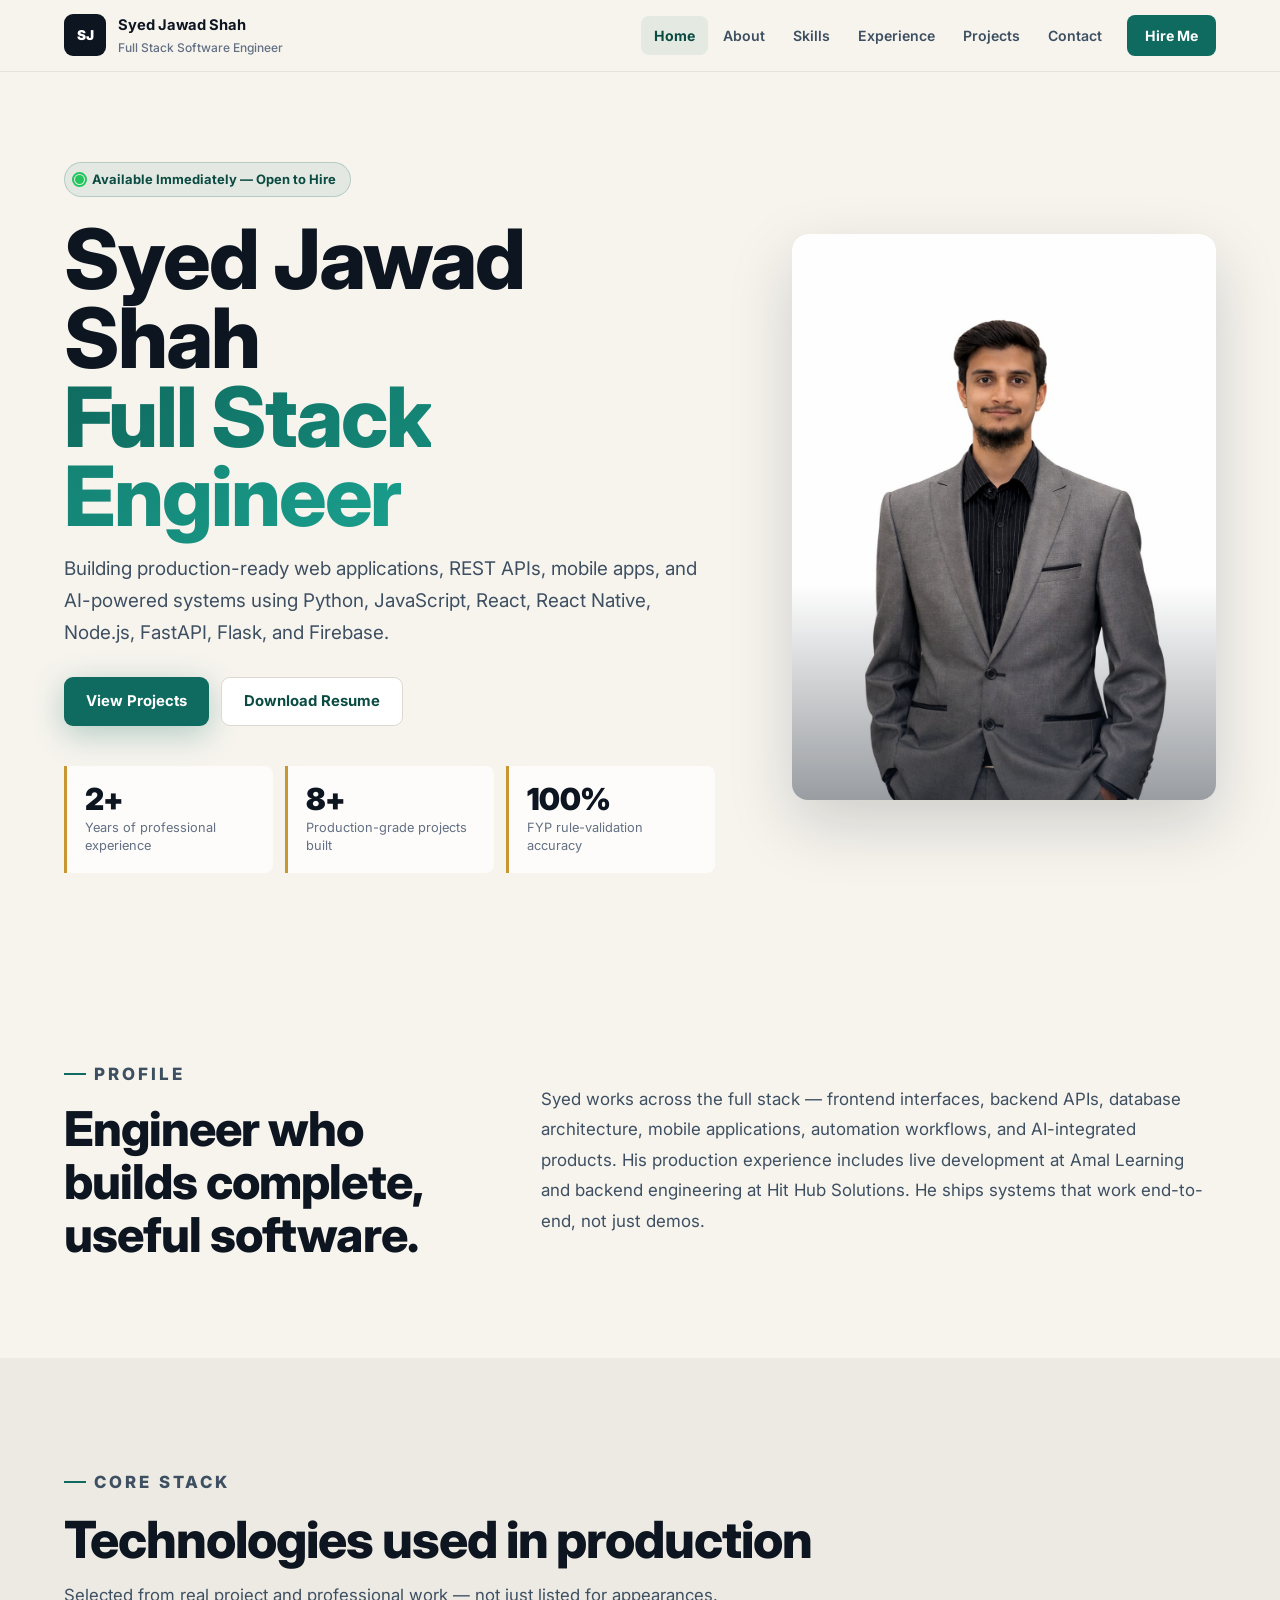
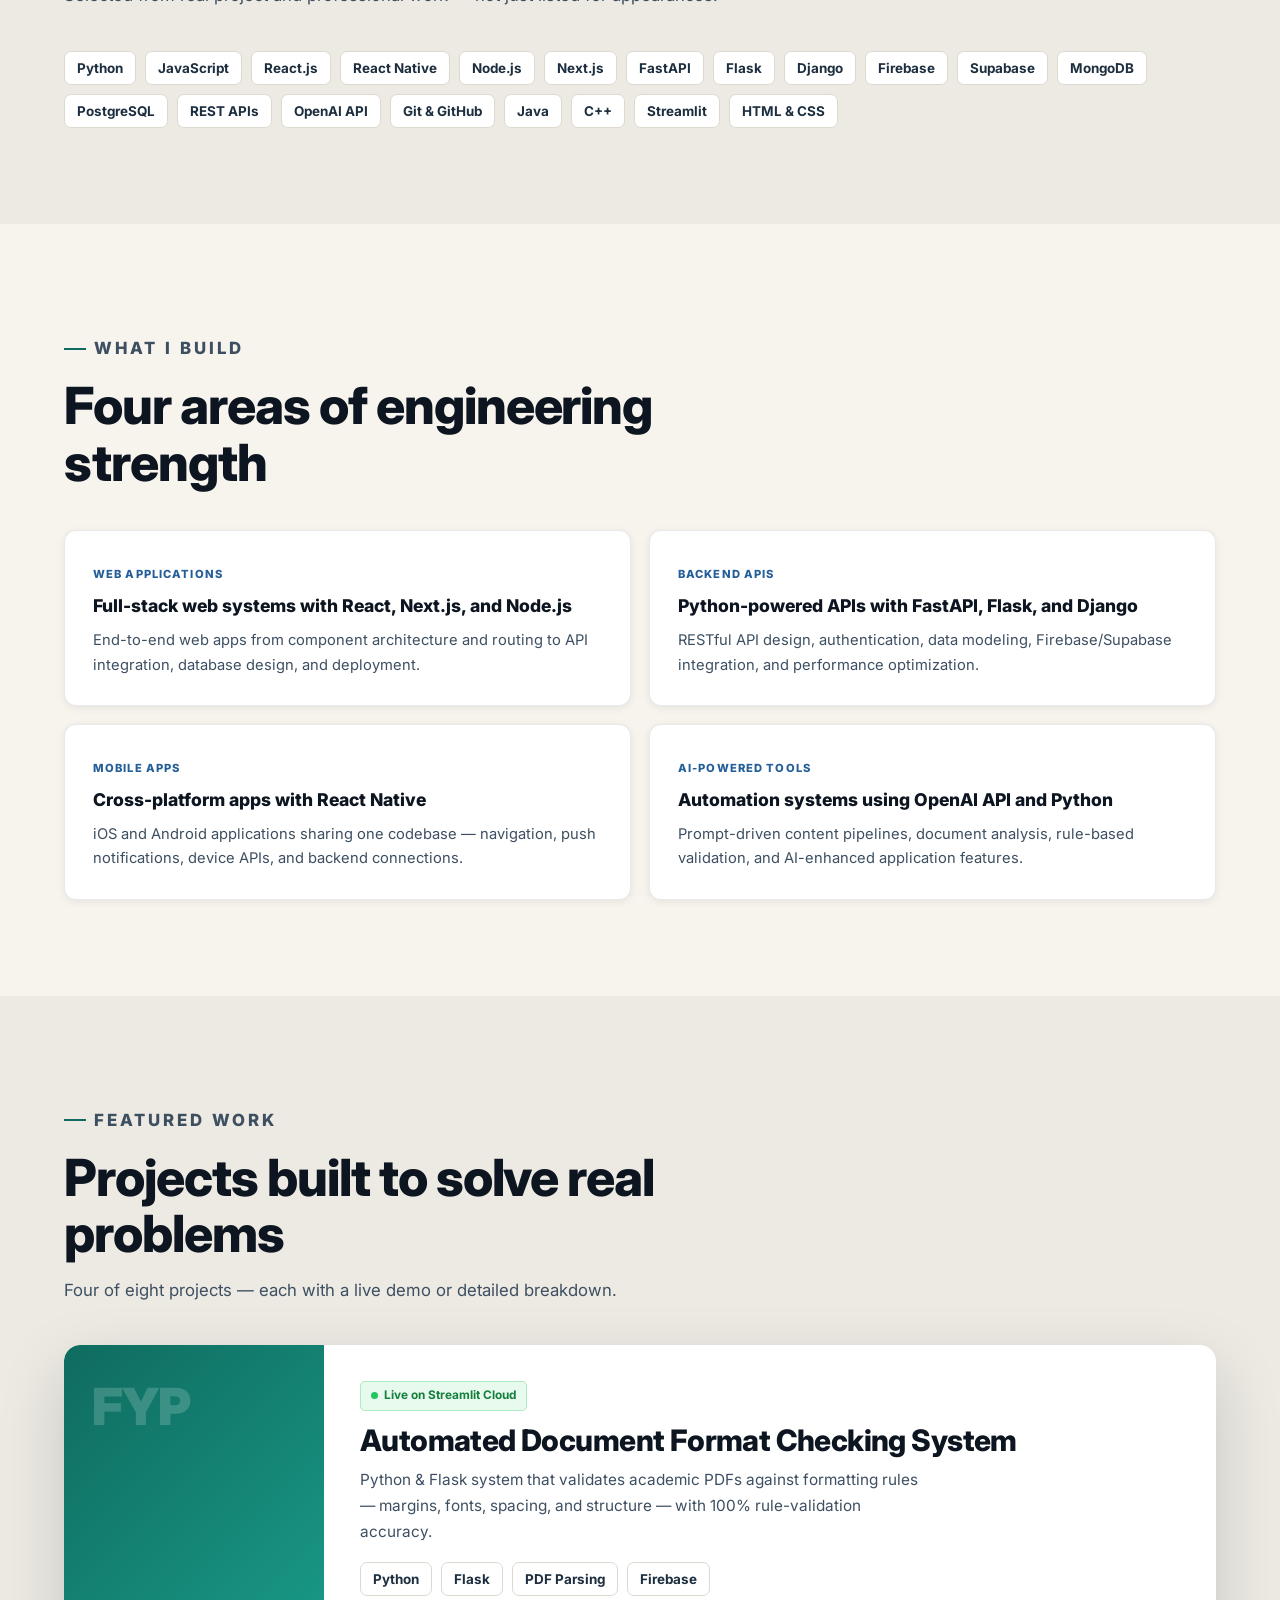
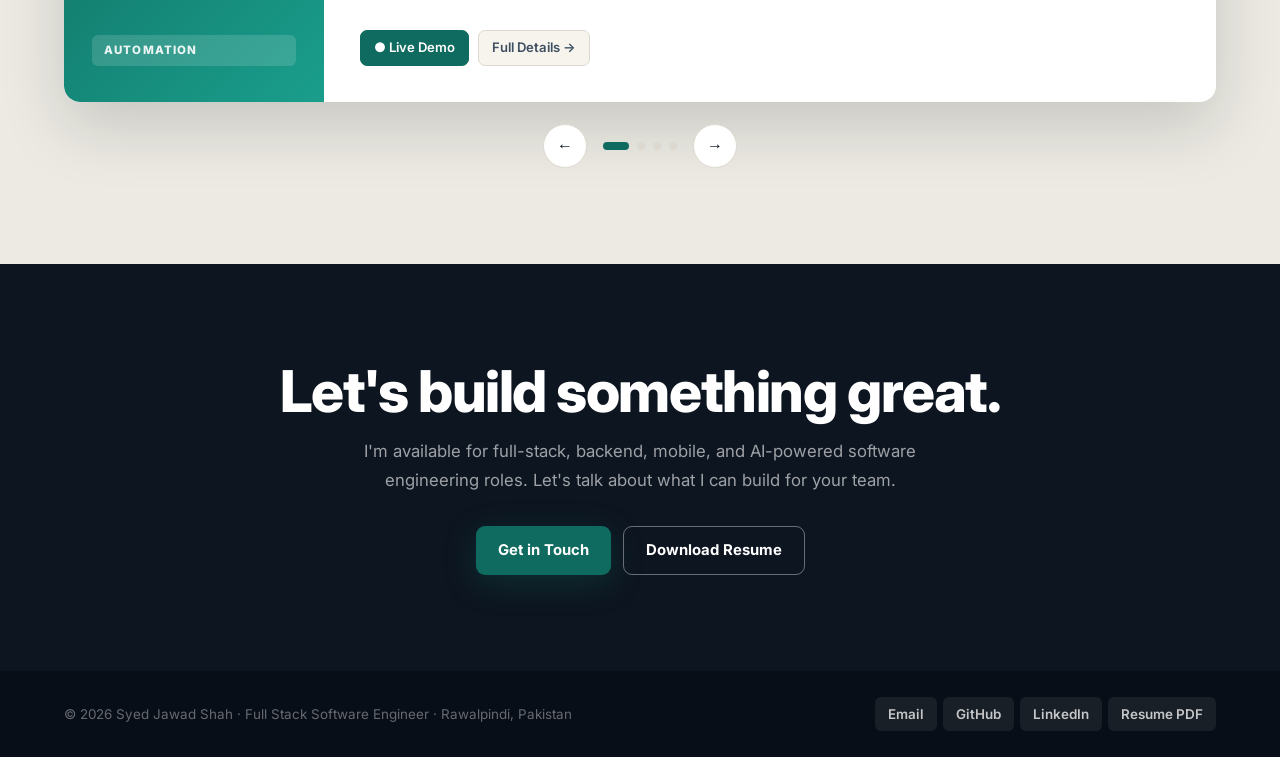
<file: index.html>
<!doctype html>
<html lang="en">
<head>
  <meta charset="utf-8">
  <meta name="viewport" content="width=device-width,initial-scale=1">
  <title>Syed Jawad Shah | Full Stack Software Engineer</title>
  <meta name="description" content="Syed Jawad Shah — Full Stack Software Engineer building production-ready web, mobile, backend, and AI-powered systems. Available for full-time roles.">
  <meta property="og:title" content="Syed Jawad Shah | Full Stack Software Engineer">
  <meta property="og:description" content="Full Stack Software Engineer with experience in React, Node.js, Python, FastAPI, Flask, Firebase, Supabase, and AI-powered applications.">
  <meta property="og:type" content="website">
  <link rel="preconnect" href="https://fonts.googleapis.com">
  <link rel="preconnect" href="https://fonts.gstatic.com" crossorigin>
  <link rel="icon" type="image/svg+xml" href="assets/favicon.svg">
  <link rel="stylesheet" href="assets/styles.css">
</head>
<body>
  <header class="site-header">
    <a class="brand" href="index.html" aria-label="Syed Jawad Shah — home">
      <span class="brand-mark">SJ</span>
      <span><strong>Syed Jawad Shah</strong><small>Full Stack Software Engineer</small></span>
    </a>
    <button class="nav-toggle" type="button" aria-expanded="false" aria-controls="site-nav">
      <span></span><span></span><span></span>
    </button>
    <nav class="site-nav" id="site-nav">
      <a href="index.html" data-page="home">Home</a>
      <a href="about.html" data-page="about">About</a>
      <a href="skills.html" data-page="skills">Skills</a>
      <a href="experience.html" data-page="experience">Experience</a>
      <a href="projects.html" data-page="projects">Projects</a>
      <a href="contact.html" data-page="contact">Contact</a>
      <a href="contact.html" class="nav-cta">Hire Me</a>
    </nav>
  </header>

  <main>
    <!-- ── HERO ── -->
    <section class="hero">
      <div class="hero-copy">
        <div class="avail-badge" data-reveal>
          <span class="avail-dot"></span>
          Available Immediately &mdash; Open to Hire
        </div>
        <h1 data-reveal data-delay="1">
          <span>Syed Jawad Shah</span><br>
          <span class="text-gradient">Full Stack Engineer</span>
        </h1>
        <p class="hero-lede" data-reveal data-delay="2">
          Building production-ready web applications, REST APIs, mobile apps, and AI-powered systems using Python, JavaScript, React, React Native, Node.js, FastAPI, Flask, and Firebase.
        </p>
        <div class="hero-actions" data-reveal data-delay="3">
          <a class="button primary" href="projects.html">View Projects</a>
          <a class="button secondary" href="assets/documents/Syed-Jawad-Shah-Resume.pdf" target="_blank" rel="noopener">Download Resume</a>
        </div>
        <div class="hero-stats" data-reveal data-delay="4">
          <div class="stat-card">
            <strong data-count="2" data-suffix="+">2+</strong>
            <span>Years of professional experience</span>
          </div>
          <div class="stat-card">
            <strong data-count="8" data-suffix="+">8+</strong>
            <span>Production-grade projects built</span>
          </div>
          <div class="stat-card">
            <strong data-count="100" data-suffix="%">100%</strong>
            <span>FYP rule-validation accuracy</span>
          </div>
        </div>
      </div>
      <div class="hero-media" data-reveal="right">
        <img src="assets/images/syed-jawad-shah.png" alt="Syed Jawad Shah">
      </div>
    </section>

    <!-- ── INTRO ── -->
    <section class="section intro-grid">
      <div data-reveal="left">
        <p class="eyebrow">Profile</p>
        <h2>Engineer who builds complete, useful software.</h2>
      </div>
      <p data-reveal data-delay="2">
        Syed works across the full stack — frontend interfaces, backend APIs, database architecture, mobile applications, automation workflows, and AI-integrated products. His production experience includes live development at Amal Learning and backend engineering at Hit Hub Solutions. He ships systems that work end-to-end, not just demos.
      </p>
    </section>

    <!-- ── CORE STACK ── -->
    <section class="section band">
      <div class="section-head" data-reveal>
        <p class="eyebrow">Core Stack</p>
        <h2>Technologies used in production</h2>
        <p>Selected from real project and professional work — not just listed for appearances.</p>
      </div>
      <div class="skill-cloud" data-reveal data-delay="2">
        <span>Python</span><span>JavaScript</span><span>React.js</span><span>React Native</span>
        <span>Node.js</span><span>Next.js</span><span>FastAPI</span><span>Flask</span>
        <span>Django</span><span>Firebase</span><span>Supabase</span><span>MongoDB</span>
        <span>PostgreSQL</span><span>REST APIs</span><span>OpenAI API</span><span>Git &amp; GitHub</span>
        <span>Java</span><span>C++</span><span>Streamlit</span><span>HTML &amp; CSS</span>
      </div>
    </section>

    <!-- ── WHAT I BUILD ── -->
    <section class="section">
      <div class="section-head" data-reveal>
        <p class="eyebrow">What I Build</p>
        <h2>Four areas of engineering strength</h2>
      </div>
      <div class="cards three" style="grid-template-columns:repeat(2,minmax(0,1fr))">
        <article class="card" data-reveal data-delay="1">
          <span class="card-kicker">Web Applications</span>
          <h3>Full-stack web systems with React, Next.js, and Node.js</h3>
          <p>End-to-end web apps from component architecture and routing to API integration, database design, and deployment.</p>
        </article>
        <article class="card" data-reveal data-delay="2">
          <span class="card-kicker">Backend APIs</span>
          <h3>Python-powered APIs with FastAPI, Flask, and Django</h3>
          <p>RESTful API design, authentication, data modeling, Firebase/Supabase integration, and performance optimization.</p>
        </article>
        <article class="card" data-reveal data-delay="3">
          <span class="card-kicker">Mobile Apps</span>
          <h3>Cross-platform apps with React Native</h3>
          <p>iOS and Android applications sharing one codebase — navigation, push notifications, device APIs, and backend connections.</p>
        </article>
        <article class="card" data-reveal data-delay="4">
          <span class="card-kicker">AI-Powered Tools</span>
          <h3>Automation systems using OpenAI API and Python</h3>
          <p>Prompt-driven content pipelines, document analysis, rule-based validation, and AI-enhanced application features.</p>
        </article>
      </div>
    </section>

    <!-- ── FEATURED WORK CAROUSEL ── -->
    <section class="section band">
      <div class="section-head" data-reveal>
        <p class="eyebrow">Featured Work</p>
        <h2>Projects built to solve real problems</h2>
        <p>Four of eight projects — each with a live demo or detailed breakdown.</p>
      </div>

      <div class="carousel-outer" data-reveal data-delay="1">
        <div class="carousel-track-wrap">
          <div class="carousel-track">

            <!-- Slide 1 — FYP (live) -->
            <div class="carousel-item">
              <div class="project-slide">
                <div class="slide-aside c-green">
                  <span class="slide-num">FYP</span>
                  <span class="slide-cat">Automation</span>
                </div>
                <div class="slide-body">
                  <span class="slide-live"><span class="slide-live-dot"></span>Live on Streamlit Cloud</span>
                  <h3>Automated Document Format Checking System</h3>
                  <p>Python &amp; Flask system that validates academic PDFs against formatting rules — margins, fonts, spacing, and structure — with 100% rule-validation accuracy.</p>
                  <div class="tag-row" style="margin-bottom:18px;"><span>Python</span><span>Flask</span><span>PDF Parsing</span><span>Firebase</span></div>
                  <div class="project-links">
                    <a class="proj-link live" href="https://adf-check-m6myjfhfifbajpotgr74zg.streamlit.app" target="_blank" rel="noopener">&#9679; Live Demo</a>
                    <a class="proj-link" href="projects.html#adf-checker">Full Details &rarr;</a>
                  </div>
                </div>
              </div>
            </div>

            <!-- Slide 2 — Book Generator -->
            <div class="carousel-item">
              <div class="project-slide">
                <div class="slide-aside c-dark">
                  <span class="slide-num">01</span>
                  <span class="slide-cat">AI · Backend</span>
                </div>
                <div class="slide-body">
                  <h3>Automated Book Generation System</h3>
                  <p>FastAPI backend integrating OpenAI to generate structured multi-chapter book content from user topics, stored in Supabase PostgreSQL with full authentication.</p>
                  <div class="tag-row" style="margin-bottom:18px;"><span>FastAPI</span><span>OpenAI API</span><span>Supabase</span><span>Python</span></div>
                  <div class="project-links">
                    <a class="proj-link" href="projects.html#book-generator">Full Details &rarr;</a>
                    <a class="proj-link" href="https://github.com/syedjawadshah2001" target="_blank" rel="noopener">GitHub &rarr;</a>
                  </div>
                </div>
              </div>
            </div>

            <!-- Slide 3 — E-Commerce -->
            <div class="carousel-item">
              <div class="project-slide">
                <div class="slide-aside c-blue">
                  <span class="slide-num">02</span>
                  <span class="slide-cat">Web · Firebase</span>
                </div>
                <div class="slide-body">
                  <h3>E-Commerce Web Application</h3>
                  <p>Responsive shopping platform with Firebase authentication, real-time Firestore product catalog, add-to-cart state management, and full checkout flow.</p>
                  <div class="tag-row" style="margin-bottom:18px;"><span>JavaScript</span><span>Firebase Auth</span><span>Firestore</span><span>HTML/CSS</span></div>
                  <div class="project-links">
                    <a class="proj-link" href="projects.html#ecommerce">Full Details &rarr;</a>
                    <a class="proj-link" href="https://github.com/syedjawadshah2001" target="_blank" rel="noopener">GitHub &rarr;</a>
                  </div>
                </div>
              </div>
            </div>

            <!-- Slide 4 — Library Management -->
            <div class="carousel-item">
              <div class="project-slide">
                <div class="slide-aside c-gold">
                  <span class="slide-num">04</span>
                  <span class="slide-cat">Java · OOP</span>
                </div>
                <div class="slide-body">
                  <h3>Library Management System</h3>
                  <p>Desktop Java application managing books, members, issue &amp; return tracking, and automated fine calculation — built with clean OOP class design and validation logic.</p>
                  <div class="tag-row" style="margin-bottom:18px;"><span>Java</span><span>OOP</span><span>Desktop App</span><span>Validation</span></div>
                  <div class="project-links">
                    <a class="proj-link" href="projects.html">Full Details &rarr;</a>
                    <a class="proj-link" href="https://github.com/syedjawadshah2001" target="_blank" rel="noopener">GitHub &rarr;</a>
                  </div>
                </div>
              </div>
            </div>

          </div>
        </div>

        <div class="carousel-nav">
          <button class="carousel-btn carousel-prev" aria-label="Previous project">&#8592;</button>
          <div class="carousel-dots">
            <button class="carousel-dot active" aria-label="Slide 1"></button>
            <button class="carousel-dot" aria-label="Slide 2"></button>
            <button class="carousel-dot" aria-label="Slide 3"></button>
            <button class="carousel-dot" aria-label="Slide 4"></button>
          </div>
          <button class="carousel-btn carousel-next" aria-label="Next project">&#8594;</button>
        </div>
      </div>
    </section>

    <!-- ── CTA BAND ── -->
    <section class="cta-band" data-reveal>
      <h2>Let's build something great.</h2>
      <p>I'm available for full-stack, backend, mobile, and AI-powered software engineering roles. Let's talk about what I can build for your team.</p>
      <div class="btn-group">
        <a class="button primary" href="contact.html">Get in Touch</a>
        <a class="button ghost-white" href="assets/documents/Syed-Jawad-Shah-Resume.pdf" target="_blank" rel="noopener">Download Resume</a>
      </div>
    </section>
  </main>

  <footer class="site-footer">
    <p>© 2026 Syed Jawad Shah · Full Stack Software Engineer · Rawalpindi, Pakistan</p>
    <div class="footer-links">
      <a href="mailto:sjawadshah2001@gmail.com">Email</a>
      <a href="https://github.com/syedjawadshah2001" target="_blank" rel="noopener">GitHub</a>
      <a href="https://linkedin.com/in/syed-jawad-shah-17a380252" target="_blank" rel="noopener">LinkedIn</a>
      <a href="assets/documents/Syed-Jawad-Shah-Resume.pdf" target="_blank" rel="noopener">Resume PDF</a>
    </div>
  </footer>
  <script src="assets/script.js"></script>
</body>
</html>
</file>
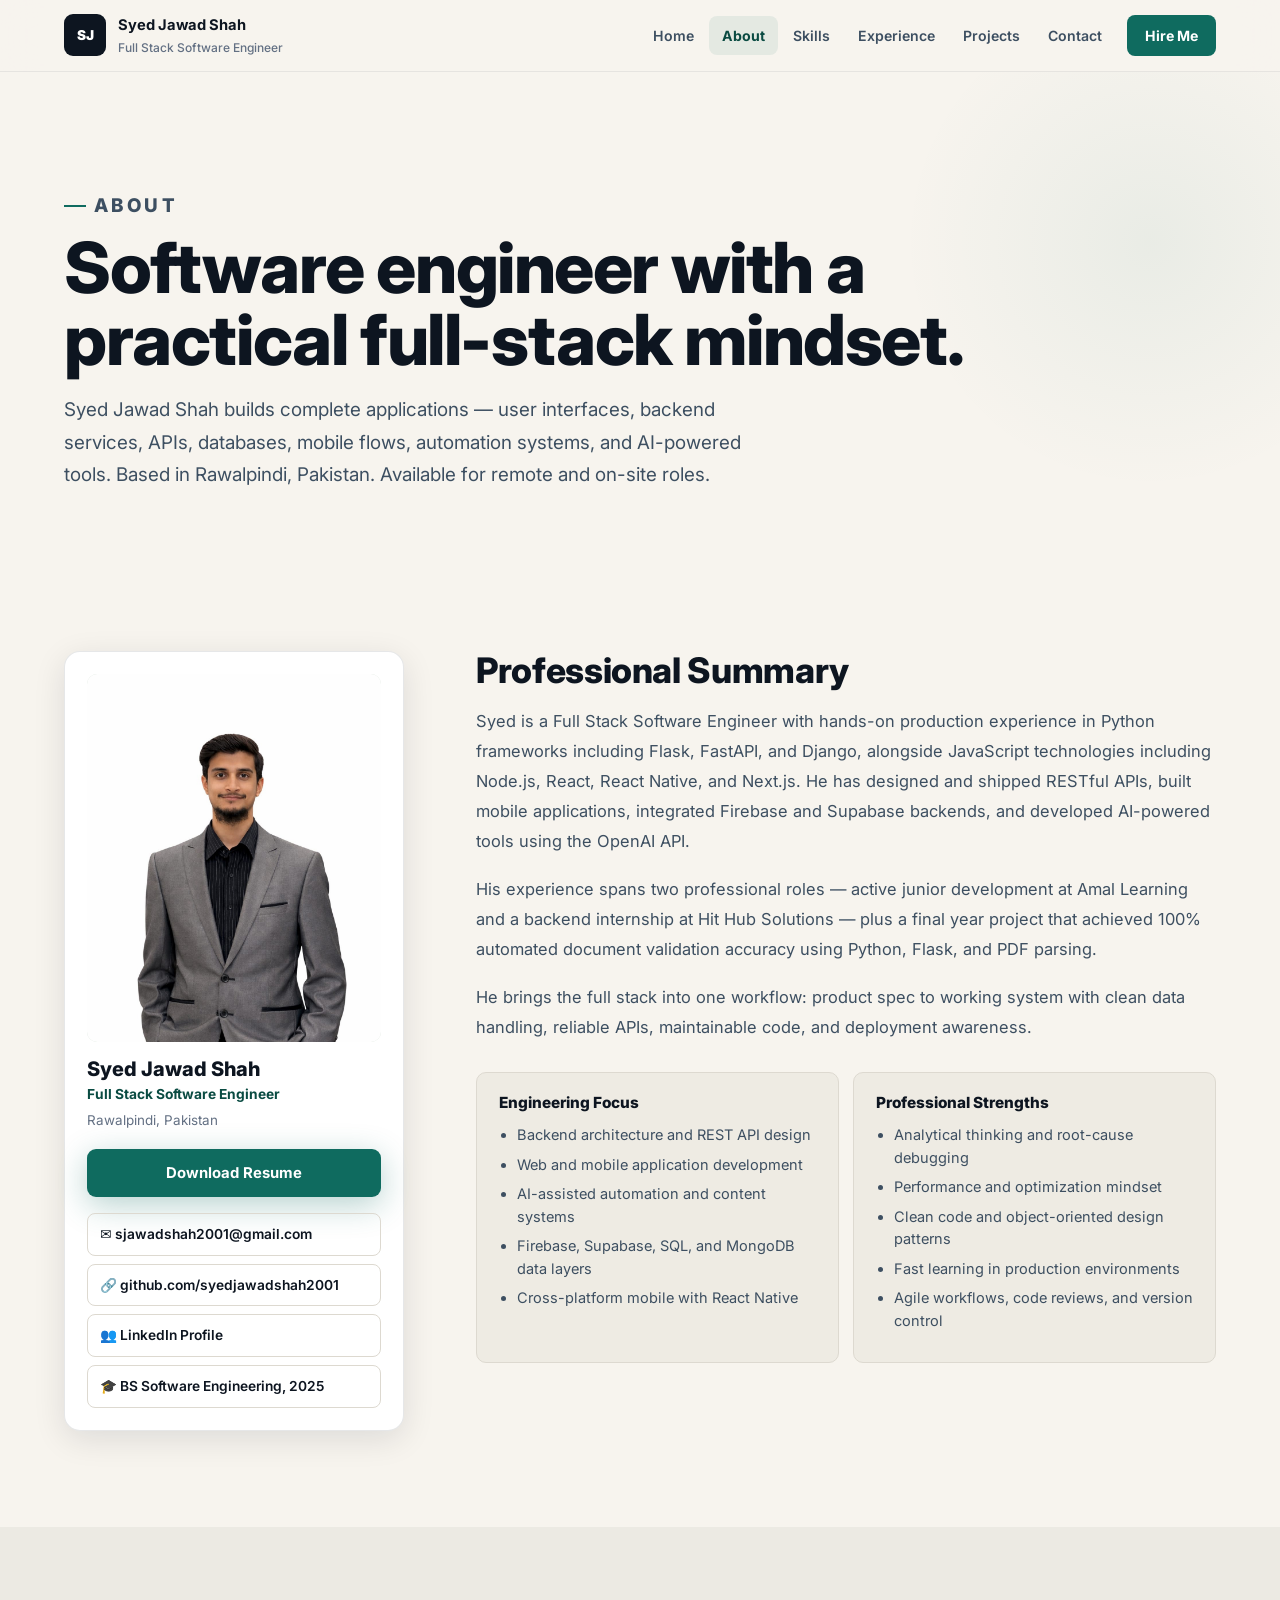
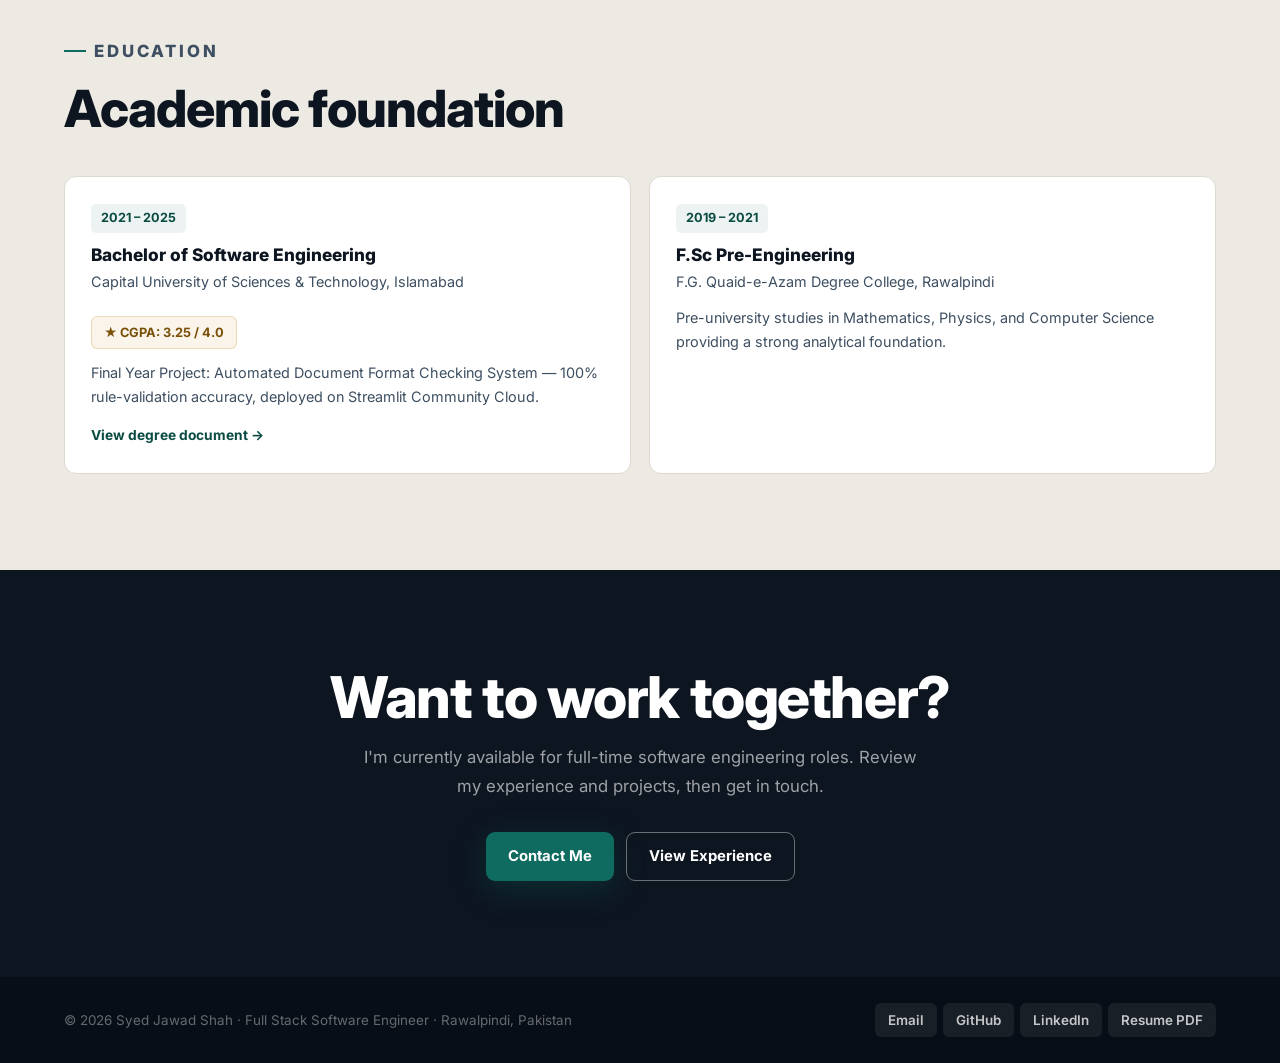
<file: about.html>
<!doctype html>
<html lang="en">
<head>
  <meta charset="utf-8">
  <meta name="viewport" content="width=device-width,initial-scale=1">
  <title>About | Syed Jawad Shah</title>
  <meta name="description" content="About Syed Jawad Shah — full stack software engineer from Rawalpindi, Pakistan. Background, skills, education, and engineering approach.">
  <link rel="preconnect" href="https://fonts.googleapis.com">
  <link rel="preconnect" href="https://fonts.gstatic.com" crossorigin>
  <link rel="icon" type="image/svg+xml" href="assets/favicon.svg">
  <link rel="stylesheet" href="assets/styles.css">
</head>
<body>
  <header class="site-header">
    <a class="brand" href="index.html">
      <span class="brand-mark">SJ</span>
      <span><strong>Syed Jawad Shah</strong><small>Full Stack Software Engineer</small></span>
    </a>
    <button class="nav-toggle" type="button" aria-expanded="false" aria-controls="site-nav"><span></span><span></span><span></span></button>
    <nav class="site-nav" id="site-nav">
      <a href="index.html" data-page="home">Home</a>
      <a href="about.html" data-page="about">About</a>
      <a href="skills.html" data-page="skills">Skills</a>
      <a href="experience.html" data-page="experience">Experience</a>
      <a href="projects.html" data-page="projects">Projects</a>
      <a href="contact.html" data-page="contact">Contact</a>
      <a href="contact.html" class="nav-cta">Hire Me</a>
    </nav>
  </header>

  <main>
    <section class="page-hero">
      <p class="eyebrow" data-reveal>About</p>
      <h1 data-reveal data-delay="1">Software engineer with a practical full-stack mindset.</h1>
      <p data-reveal data-delay="2">Syed Jawad Shah builds complete applications — user interfaces, backend services, APIs, databases, mobile flows, automation systems, and AI-powered tools. Based in Rawalpindi, Pakistan. Available for remote and on-site roles.</p>
    </section>

    <section class="section about-layout">
      <div class="profile-panel" data-reveal="left">
        <img src="assets/images/syed-jawad-shah.png" alt="Syed Jawad Shah">
        <div class="profile-info">
          <h2>Syed Jawad Shah</h2>
          <p class="p-role">Full Stack Software Engineer</p>
          <p class="p-loc">Rawalpindi, Pakistan</p>
          <a class="button primary full" href="assets/documents/Syed-Jawad-Shah-Resume.pdf" target="_blank" rel="noopener">Download Resume</a>
          <div class="profile-links">
            <a href="mailto:sjawadshah2001@gmail.com">&#9993; sjawadshah2001@gmail.com</a>
            <a href="https://github.com/syedjawadshah2001" target="_blank" rel="noopener">&#128279; github.com/syedjawadshah2001</a>
            <a href="https://linkedin.com/in/syed-jawad-shah-17a380252" target="_blank" rel="noopener">&#128101; LinkedIn Profile</a>
            <a href="assets/documents/BS-Software-Engineering-Degree-2025.pdf" target="_blank" rel="noopener">&#127891; BS Software Engineering, 2025</a>
          </div>
        </div>
      </div>

      <div class="story" data-reveal data-delay="1">
        <h2>Professional Summary</h2>
        <p>Syed is a Full Stack Software Engineer with hands-on production experience in Python frameworks including Flask, FastAPI, and Django, alongside JavaScript technologies including Node.js, React, React Native, and Next.js. He has designed and shipped RESTful APIs, built mobile applications, integrated Firebase and Supabase backends, and developed AI-powered tools using the OpenAI API.</p>
        <p>His experience spans two professional roles — active junior development at Amal Learning and a backend internship at Hit Hub Solutions — plus a final year project that achieved 100% automated document validation accuracy using Python, Flask, and PDF parsing.</p>
        <p>He brings the full stack into one workflow: product spec to working system with clean data handling, reliable APIs, maintainable code, and deployment awareness.</p>

        <div class="split-list">
          <div data-reveal data-delay="2">
            <h3>Engineering Focus</h3>
            <ul>
              <li>Backend architecture and REST API design</li>
              <li>Web and mobile application development</li>
              <li>AI-assisted automation and content systems</li>
              <li>Firebase, Supabase, SQL, and MongoDB data layers</li>
              <li>Cross-platform mobile with React Native</li>
            </ul>
          </div>
          <div data-reveal data-delay="3">
            <h3>Professional Strengths</h3>
            <ul>
              <li>Analytical thinking and root-cause debugging</li>
              <li>Performance and optimization mindset</li>
              <li>Clean code and object-oriented design patterns</li>
              <li>Fast learning in production environments</li>
              <li>Agile workflows, code reviews, and version control</li>
            </ul>
          </div>
        </div>
      </div>
    </section>

    <!-- ── EDUCATION ── -->
    <section class="section band">
      <div class="section-head" data-reveal>
        <p class="eyebrow">Education</p>
        <h2>Academic foundation</h2>
      </div>
      <div class="timeline">
        <article data-reveal data-delay="1">
          <span class="date-badge">2021 – 2025</span>
          <h3>Bachelor of Software Engineering</h3>
          <p>Capital University of Sciences &amp; Technology, Islamabad</p>
          <span class="cgpa-badge">&#9733; CGPA: 3.25 / 4.0</span>
          <p style="margin-top:12px;">Final Year Project: Automated Document Format Checking System — 100% rule-validation accuracy, deployed on Streamlit Community Cloud.</p>
          <a href="assets/documents/BS-Software-Engineering-Degree-2025.pdf" target="_blank" rel="noopener">View degree document →</a>
        </article>
        <article data-reveal data-delay="2">
          <span class="date-badge">2019 – 2021</span>
          <h3>F.Sc Pre-Engineering</h3>
          <p>F.G. Quaid-e-Azam Degree College, Rawalpindi</p>
          <p>Pre-university studies in Mathematics, Physics, and Computer Science providing a strong analytical foundation.</p>
        </article>
      </div>
    </section>

    <!-- ── CTA ── -->
    <section class="cta-band" data-reveal>
      <h2>Want to work together?</h2>
      <p>I'm currently available for full-time software engineering roles. Review my experience and projects, then get in touch.</p>
      <div class="btn-group">
        <a class="button primary" href="contact.html">Contact Me</a>
        <a class="button ghost-white" href="experience.html">View Experience</a>
      </div>
    </section>
  </main>

  <footer class="site-footer">
    <p>© 2026 Syed Jawad Shah · Full Stack Software Engineer · Rawalpindi, Pakistan</p>
    <div class="footer-links">
      <a href="mailto:sjawadshah2001@gmail.com">Email</a>
      <a href="https://github.com/syedjawadshah2001" target="_blank" rel="noopener">GitHub</a>
      <a href="https://linkedin.com/in/syed-jawad-shah-17a380252" target="_blank" rel="noopener">LinkedIn</a>
      <a href="assets/documents/Syed-Jawad-Shah-Resume.pdf" target="_blank" rel="noopener">Resume PDF</a>
    </div>
  </footer>
  <script src="assets/script.js"></script>
</body>
</html>
</file>
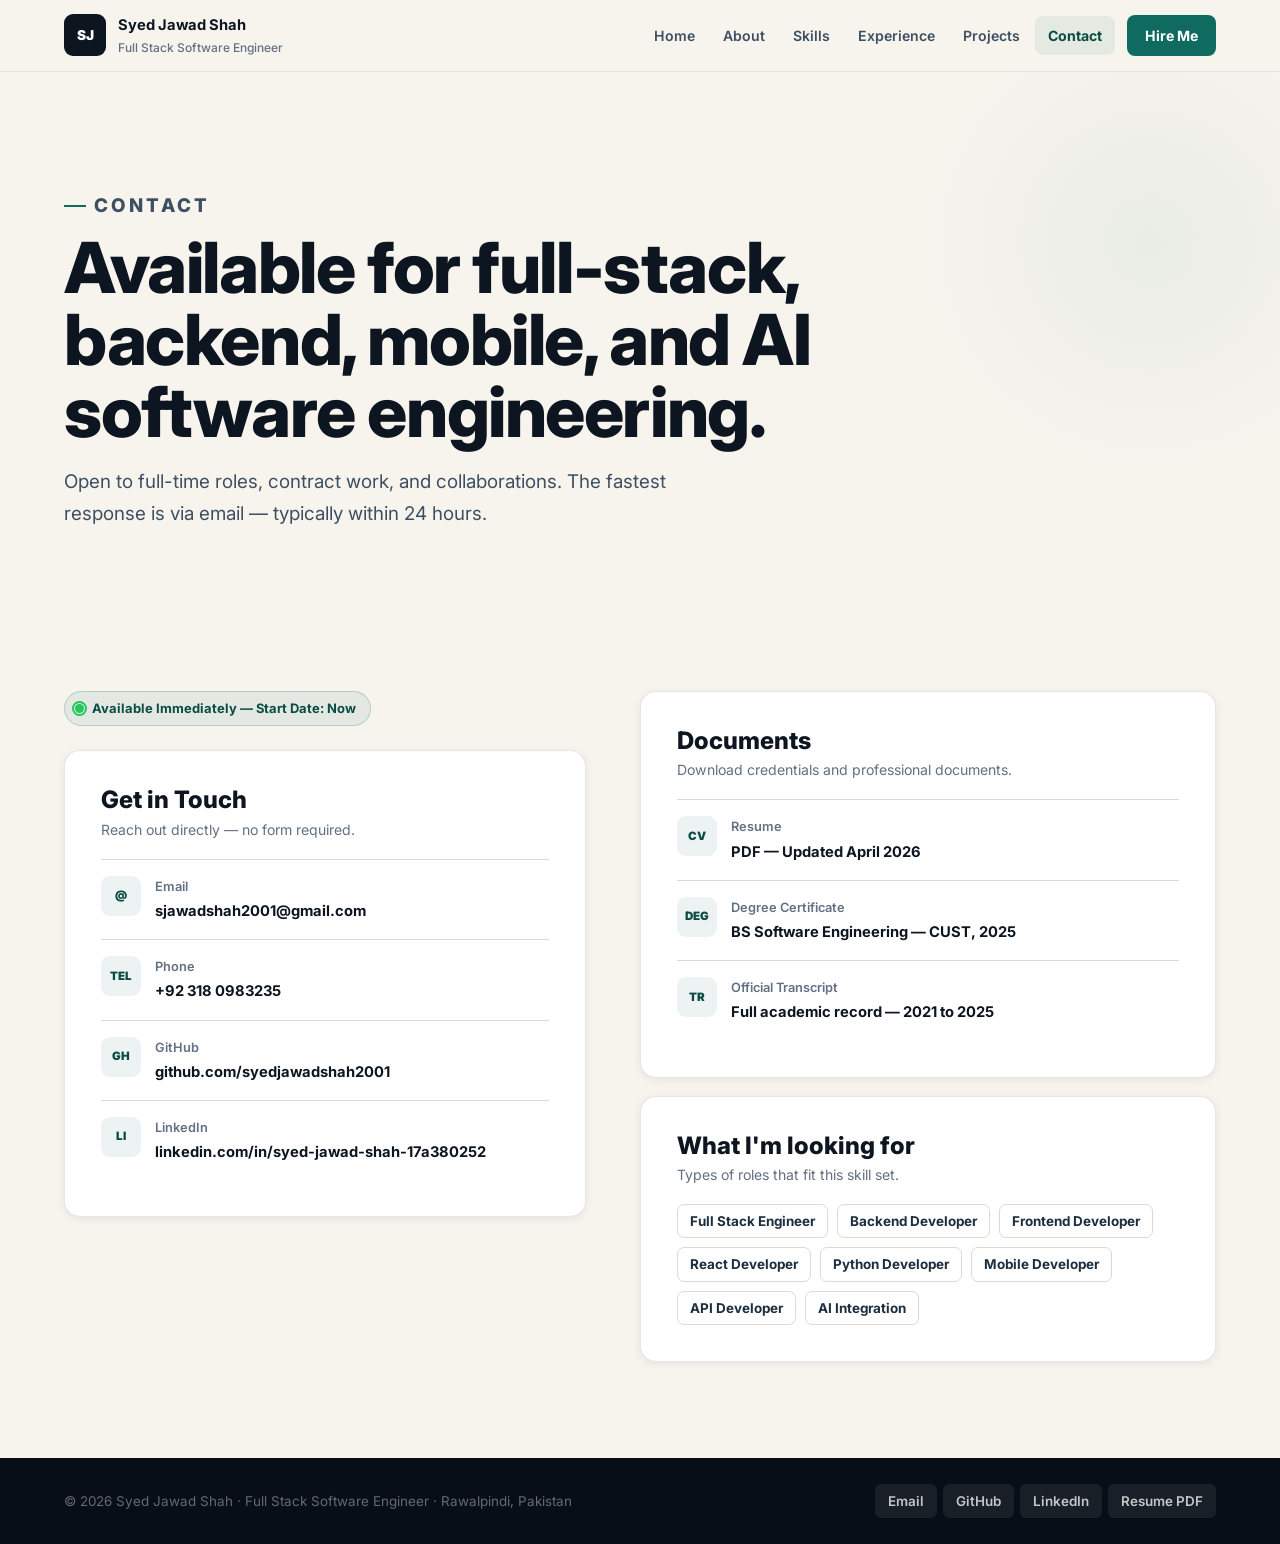
<file: contact.html>
<!doctype html>
<html lang="en">
<head>
  <meta charset="utf-8">
  <meta name="viewport" content="width=device-width,initial-scale=1">
  <title>Contact | Syed Jawad Shah</title>
  <meta name="description" content="Contact Syed Jawad Shah for full-stack, backend, mobile, and AI software engineering roles. Email, phone, GitHub, LinkedIn, resume, degree, and transcript.">
  <link rel="preconnect" href="https://fonts.googleapis.com">
  <link rel="preconnect" href="https://fonts.gstatic.com" crossorigin>
  <link rel="icon" type="image/svg+xml" href="assets/favicon.svg">
  <link rel="stylesheet" href="assets/styles.css">
</head>
<body>
  <header class="site-header">
    <a class="brand" href="index.html">
      <span class="brand-mark">SJ</span>
      <span><strong>Syed Jawad Shah</strong><small>Full Stack Software Engineer</small></span>
    </a>
    <button class="nav-toggle" type="button" aria-expanded="false" aria-controls="site-nav"><span></span><span></span><span></span></button>
    <nav class="site-nav" id="site-nav">
      <a href="index.html" data-page="home">Home</a>
      <a href="about.html" data-page="about">About</a>
      <a href="skills.html" data-page="skills">Skills</a>
      <a href="experience.html" data-page="experience">Experience</a>
      <a href="projects.html" data-page="projects">Projects</a>
      <a href="contact.html" data-page="contact">Contact</a>
      <a href="contact.html" class="nav-cta">Hire Me</a>
    </nav>
  </header>

  <main>
    <section class="page-hero">
      <p class="eyebrow" data-reveal>Contact</p>
      <h1 data-reveal data-delay="1">Available for full-stack, backend, mobile, and AI software engineering.</h1>
      <p data-reveal data-delay="2">Open to full-time roles, contract work, and collaborations. The fastest response is via email — typically within 24 hours.</p>
    </section>

    <section class="section contact-grid">

      <div data-reveal="left">
        <!-- Availability banner -->
        <div class="avail-badge" style="margin-bottom:24px;">
          <span class="avail-dot"></span>
          Available Immediately &mdash; Start Date: Now
        </div>

        <div class="contact-panel">
          <h2>Get in Touch</h2>
          <p class="panel-sub">Reach out directly — no form required.</p>

          <a class="contact-link" href="mailto:sjawadshah2001@gmail.com">
            <div class="contact-icon">@</div>
            <div><strong>Email</strong><span>sjawadshah2001@gmail.com</span></div>
          </a>
          <a class="contact-link" href="tel:+923180983235">
            <div class="contact-icon">TEL</div>
            <div><strong>Phone</strong><span>+92 318 0983235</span></div>
          </a>
          <a class="contact-link" href="https://github.com/syedjawadshah2001" target="_blank" rel="noopener">
            <div class="contact-icon">GH</div>
            <div><strong>GitHub</strong><span>github.com/syedjawadshah2001</span></div>
          </a>
          <a class="contact-link" href="https://linkedin.com/in/syed-jawad-shah-17a380252" target="_blank" rel="noopener">
            <div class="contact-icon">LI</div>
            <div><strong>LinkedIn</strong><span>linkedin.com/in/syed-jawad-shah-17a380252</span></div>
          </a>
        </div>
      </div>

      <div data-reveal data-delay="1">
        <div class="contact-panel" style="margin-bottom:18px;">
          <h2>Documents</h2>
          <p class="panel-sub">Download credentials and professional documents.</p>

          <a class="contact-link" href="assets/documents/Syed-Jawad-Shah-Resume.pdf" target="_blank" rel="noopener">
            <div class="contact-icon">CV</div>
            <div><strong>Resume</strong><span>PDF — Updated April 2026</span></div>
          </a>
          <a class="contact-link" href="assets/documents/BS-Software-Engineering-Degree-2025.pdf" target="_blank" rel="noopener">
            <div class="contact-icon">DEG</div>
            <div><strong>Degree Certificate</strong><span>BS Software Engineering — CUST, 2025</span></div>
          </a>
          <a class="contact-link" href="assets/documents/BS-Software-Engineering-Official-Transcript-2025.pdf" target="_blank" rel="noopener">
            <div class="contact-icon">TR</div>
            <div><strong>Official Transcript</strong><span>Full academic record — 2021 to 2025</span></div>
          </a>
        </div>

        <div class="contact-panel">
          <h2>What I'm looking for</h2>
          <p class="panel-sub" style="margin-bottom:0 !important;">Types of roles that fit this skill set.</p>
          <div style="margin-top:18px;">
            <div class="tag-row">
              <span>Full Stack Engineer</span>
              <span>Backend Developer</span>
              <span>Frontend Developer</span>
              <span>React Developer</span>
              <span>Python Developer</span>
              <span>Mobile Developer</span>
              <span>API Developer</span>
              <span>AI Integration</span>
            </div>
          </div>
        </div>
      </div>

    </section>
  </main>

  <footer class="site-footer">
    <p>© 2026 Syed Jawad Shah · Full Stack Software Engineer · Rawalpindi, Pakistan</p>
    <div class="footer-links">
      <a href="mailto:sjawadshah2001@gmail.com">Email</a>
      <a href="https://github.com/syedjawadshah2001" target="_blank" rel="noopener">GitHub</a>
      <a href="https://linkedin.com/in/syed-jawad-shah-17a380252" target="_blank" rel="noopener">LinkedIn</a>
      <a href="assets/documents/Syed-Jawad-Shah-Resume.pdf" target="_blank" rel="noopener">Resume PDF</a>
    </div>
  </footer>
  <script src="assets/script.js"></script>
</body>
</html>
</file>
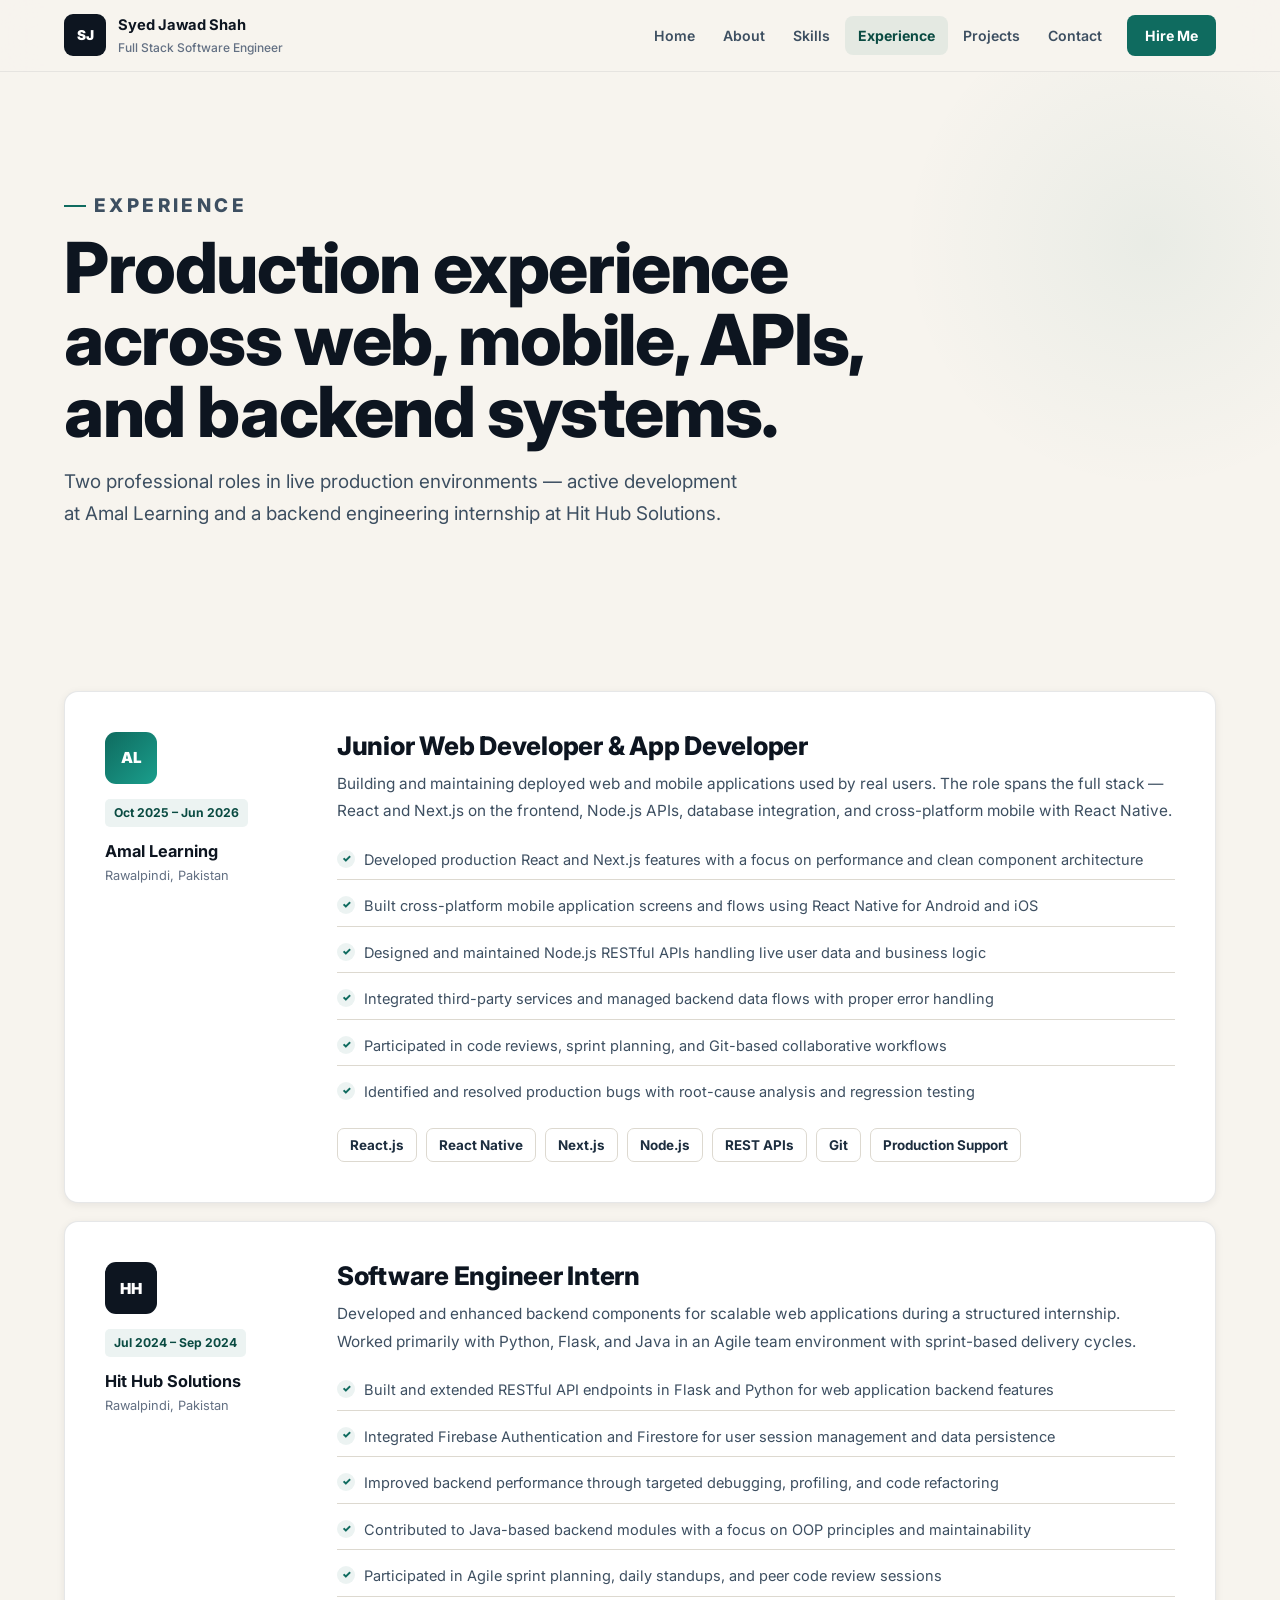
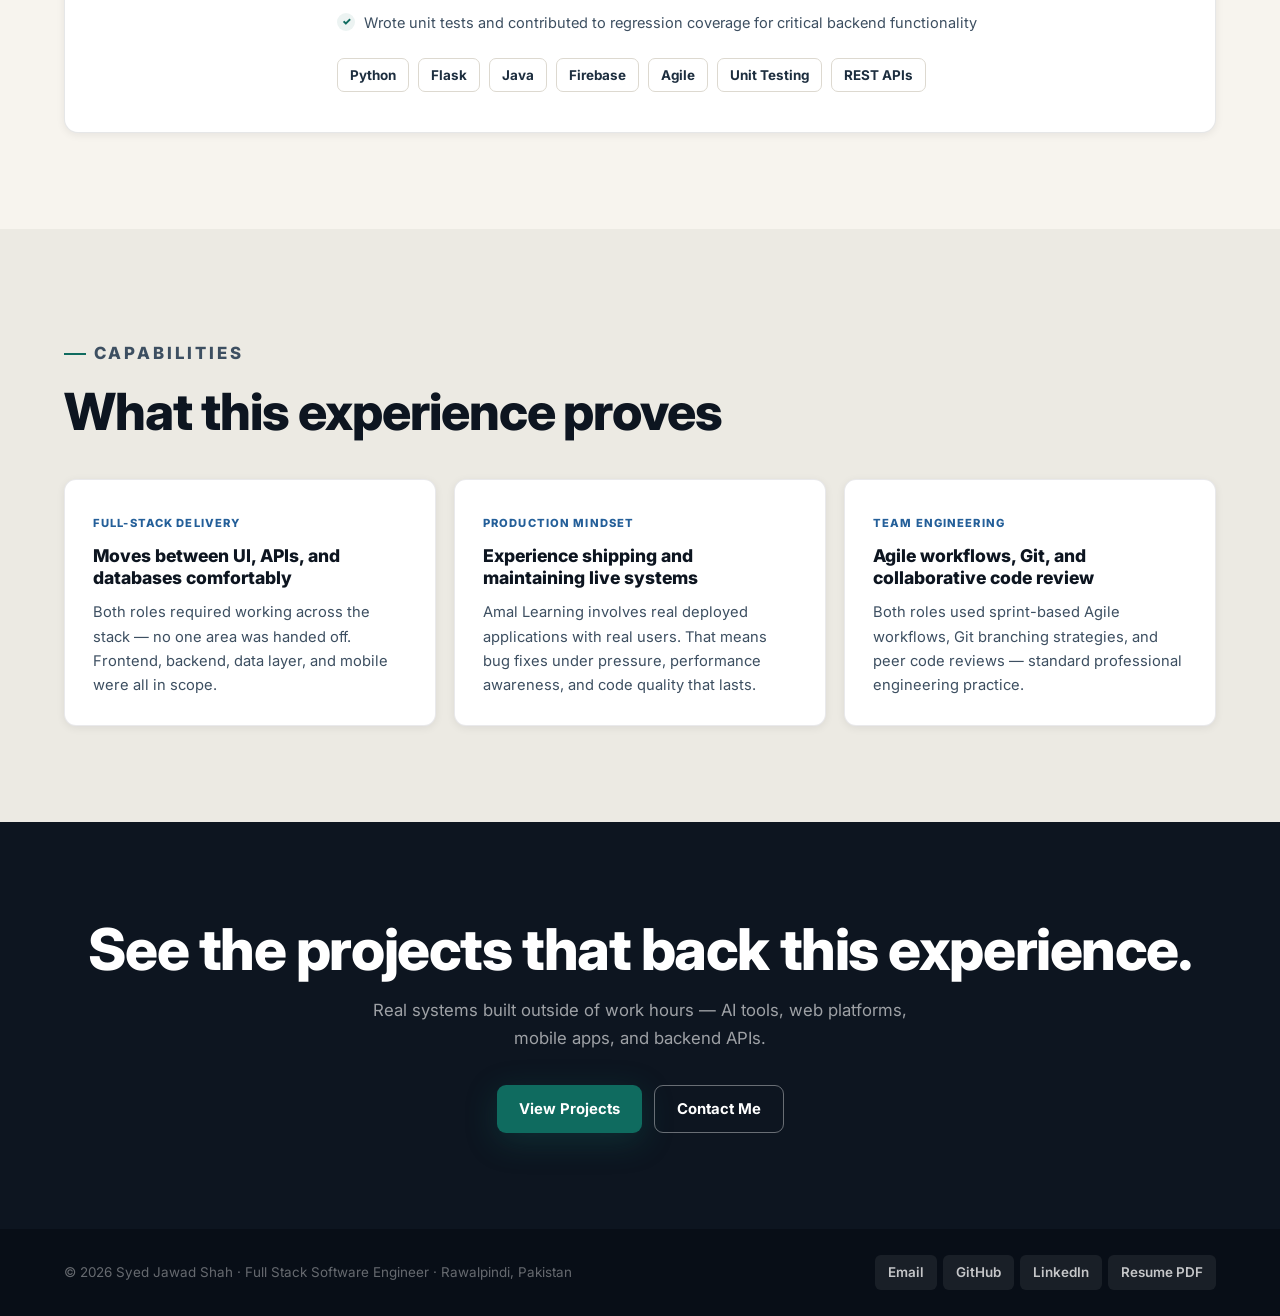
<file: experience.html>
<!doctype html>
<html lang="en">
<head>
  <meta charset="utf-8">
  <meta name="viewport" content="width=device-width,initial-scale=1">
  <title>Experience | Syed Jawad Shah</title>
  <meta name="description" content="Professional experience of Syed Jawad Shah — Junior Web &amp; App Developer at Amal Learning, Software Engineer Intern at Hit Hub Solutions.">
  <link rel="preconnect" href="https://fonts.googleapis.com">
  <link rel="preconnect" href="https://fonts.gstatic.com" crossorigin>
  <link rel="icon" type="image/svg+xml" href="assets/favicon.svg">
  <link rel="stylesheet" href="assets/styles.css">
</head>
<body>
  <header class="site-header">
    <a class="brand" href="index.html">
      <span class="brand-mark">SJ</span>
      <span><strong>Syed Jawad Shah</strong><small>Full Stack Software Engineer</small></span>
    </a>
    <button class="nav-toggle" type="button" aria-expanded="false" aria-controls="site-nav"><span></span><span></span><span></span></button>
    <nav class="site-nav" id="site-nav">
      <a href="index.html" data-page="home">Home</a>
      <a href="about.html" data-page="about">About</a>
      <a href="skills.html" data-page="skills">Skills</a>
      <a href="experience.html" data-page="experience">Experience</a>
      <a href="projects.html" data-page="projects">Projects</a>
      <a href="contact.html" data-page="contact">Contact</a>
      <a href="contact.html" class="nav-cta">Hire Me</a>
    </nav>
  </header>

  <main>
    <section class="page-hero">
      <p class="eyebrow" data-reveal>Experience</p>
      <h1 data-reveal data-delay="1">Production experience across web, mobile, APIs, and backend systems.</h1>
      <p data-reveal data-delay="2">Two professional roles in live production environments — active development at Amal Learning and a backend engineering internship at Hit Hub Solutions.</p>
    </section>

    <section class="section">
      <div class="experience-list">

        <!-- Amal Learning -->
        <article class="experience-item" data-reveal>
          <div class="exp-meta">
            <div class="exp-logo green">AL</div>
            <span class="exp-date">Oct 2025 – Jun 2026</span>
            <strong>Amal Learning</strong>
            <small>Rawalpindi, Pakistan</small>
          </div>
          <div class="exp-content">
            <h2>Junior Web Developer &amp; App Developer</h2>
            <p>Building and maintaining deployed web and mobile applications used by real users. The role spans the full stack — React and Next.js on the frontend, Node.js APIs, database integration, and cross-platform mobile with React Native.</p>
            <ul class="exp-highlights">
              <li>Developed production React and Next.js features with a focus on performance and clean component architecture</li>
              <li>Built cross-platform mobile application screens and flows using React Native for Android and iOS</li>
              <li>Designed and maintained Node.js RESTful APIs handling live user data and business logic</li>
              <li>Integrated third-party services and managed backend data flows with proper error handling</li>
              <li>Participated in code reviews, sprint planning, and Git-based collaborative workflows</li>
              <li>Identified and resolved production bugs with root-cause analysis and regression testing</li>
            </ul>
            <div class="tag-row">
              <span>React.js</span><span>React Native</span><span>Next.js</span><span>Node.js</span>
              <span>REST APIs</span><span>Git</span><span>Production Support</span>
            </div>
          </div>
        </article>

        <!-- Hit Hub Solutions -->
        <article class="experience-item" data-reveal data-delay="1">
          <div class="exp-meta">
            <div class="exp-logo">HH</div>
            <span class="exp-date">Jul 2024 – Sep 2024</span>
            <strong>Hit Hub Solutions</strong>
            <small>Rawalpindi, Pakistan</small>
          </div>
          <div class="exp-content">
            <h2>Software Engineer Intern</h2>
            <p>Developed and enhanced backend components for scalable web applications during a structured internship. Worked primarily with Python, Flask, and Java in an Agile team environment with sprint-based delivery cycles.</p>
            <ul class="exp-highlights">
              <li>Built and extended RESTful API endpoints in Flask and Python for web application backend features</li>
              <li>Integrated Firebase Authentication and Firestore for user session management and data persistence</li>
              <li>Improved backend performance through targeted debugging, profiling, and code refactoring</li>
              <li>Contributed to Java-based backend modules with a focus on OOP principles and maintainability</li>
              <li>Participated in Agile sprint planning, daily standups, and peer code review sessions</li>
              <li>Wrote unit tests and contributed to regression coverage for critical backend functionality</li>
            </ul>
            <div class="tag-row">
              <span>Python</span><span>Flask</span><span>Java</span><span>Firebase</span>
              <span>Agile</span><span>Unit Testing</span><span>REST APIs</span>
            </div>
          </div>
        </article>

      </div>
    </section>

    <!-- ── CAPABILITIES PROVEN ── -->
    <section class="section band">
      <div class="section-head" data-reveal>
        <p class="eyebrow">Capabilities</p>
        <h2>What this experience proves</h2>
      </div>
      <div class="cards three">
        <article class="card" data-reveal data-delay="1">
          <span class="card-kicker">Full-Stack Delivery</span>
          <h3>Moves between UI, APIs, and databases comfortably</h3>
          <p>Both roles required working across the stack — no one area was handed off. Frontend, backend, data layer, and mobile were all in scope.</p>
        </article>
        <article class="card" data-reveal data-delay="2">
          <span class="card-kicker">Production Mindset</span>
          <h3>Experience shipping and maintaining live systems</h3>
          <p>Amal Learning involves real deployed applications with real users. That means bug fixes under pressure, performance awareness, and code quality that lasts.</p>
        </article>
        <article class="card" data-reveal data-delay="3">
          <span class="card-kicker">Team Engineering</span>
          <h3>Agile workflows, Git, and collaborative code review</h3>
          <p>Both roles used sprint-based Agile workflows, Git branching strategies, and peer code reviews — standard professional engineering practice.</p>
        </article>
      </div>
    </section>

    <!-- ── CTA ── -->
    <section class="cta-band" data-reveal>
      <h2>See the projects that back this experience.</h2>
      <p>Real systems built outside of work hours — AI tools, web platforms, mobile apps, and backend APIs.</p>
      <div class="btn-group">
        <a class="button primary" href="projects.html">View Projects</a>
        <a class="button ghost-white" href="contact.html">Contact Me</a>
      </div>
    </section>
  </main>

  <footer class="site-footer">
    <p>© 2026 Syed Jawad Shah · Full Stack Software Engineer · Rawalpindi, Pakistan</p>
    <div class="footer-links">
      <a href="mailto:sjawadshah2001@gmail.com">Email</a>
      <a href="https://github.com/syedjawadshah2001" target="_blank" rel="noopener">GitHub</a>
      <a href="https://linkedin.com/in/syed-jawad-shah-17a380252" target="_blank" rel="noopener">LinkedIn</a>
      <a href="assets/documents/Syed-Jawad-Shah-Resume.pdf" target="_blank" rel="noopener">Resume PDF</a>
    </div>
  </footer>
  <script src="assets/script.js"></script>
</body>
</html>
</file>
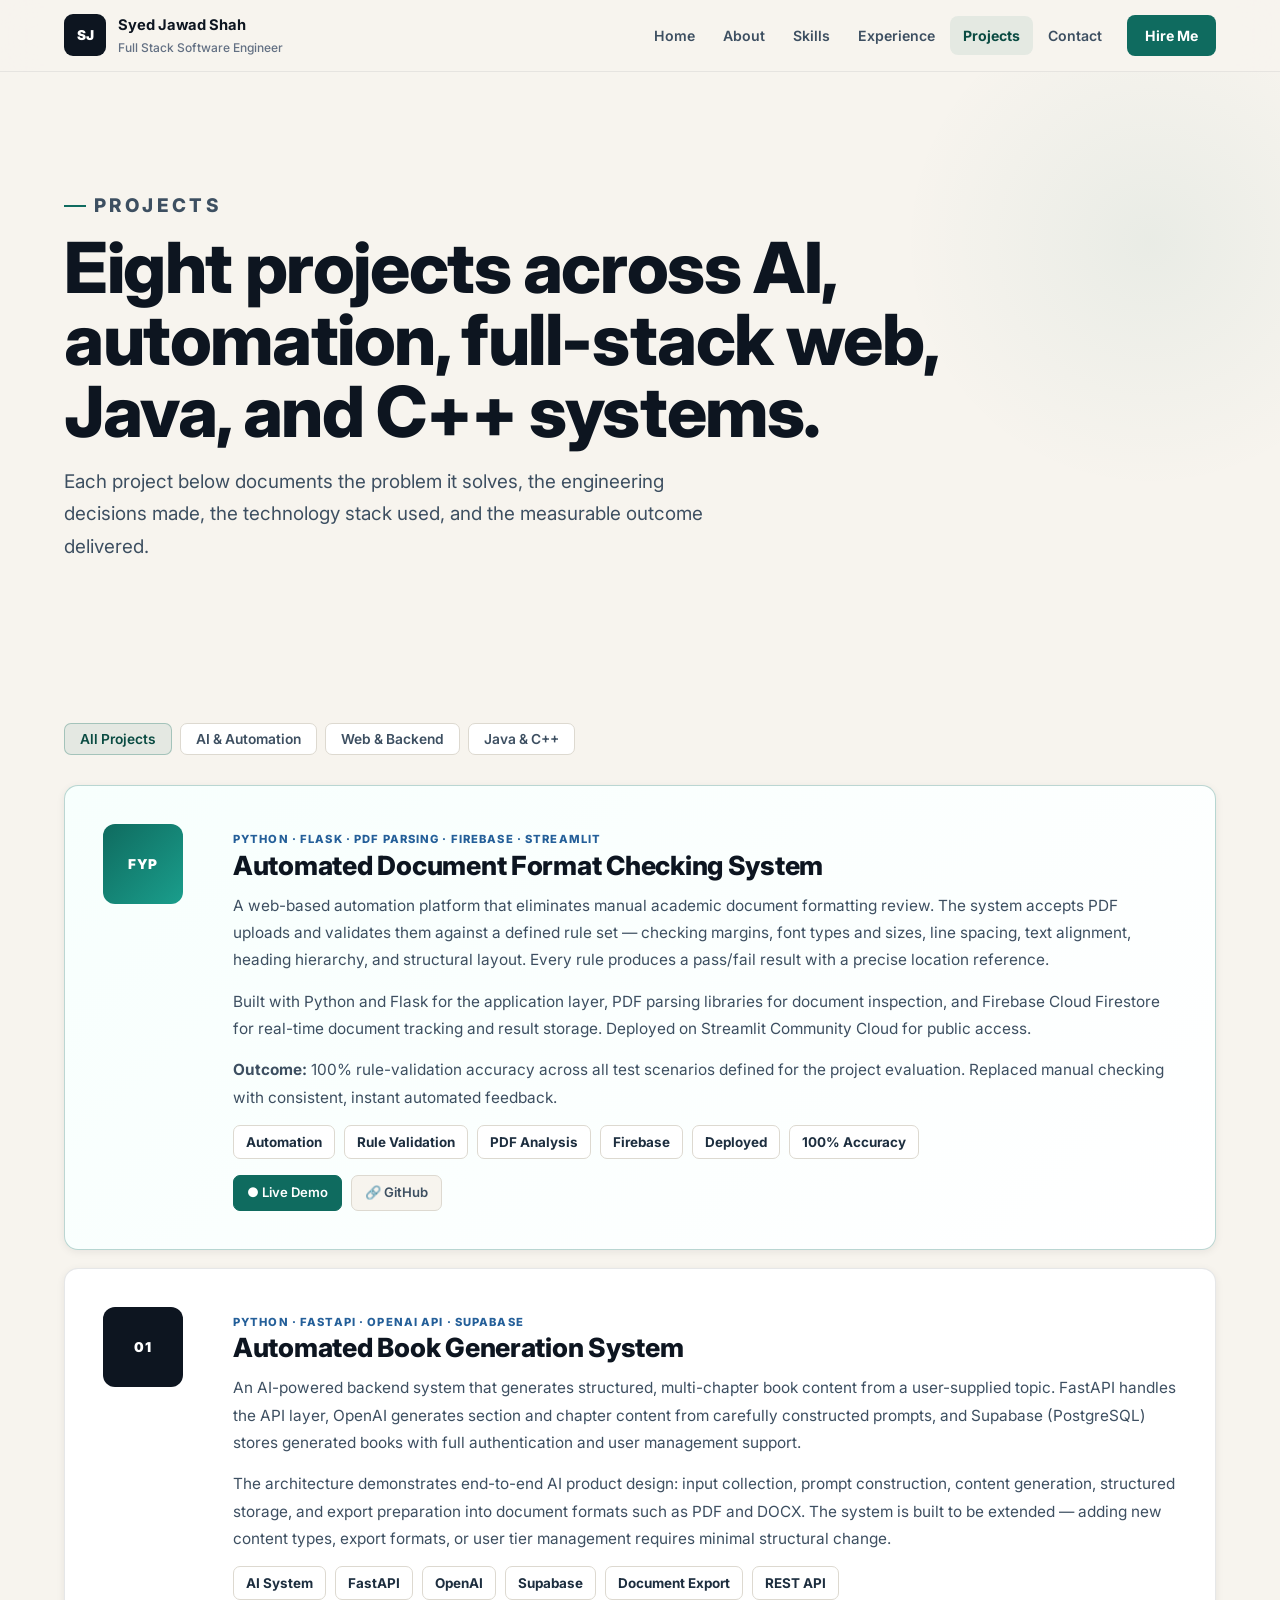
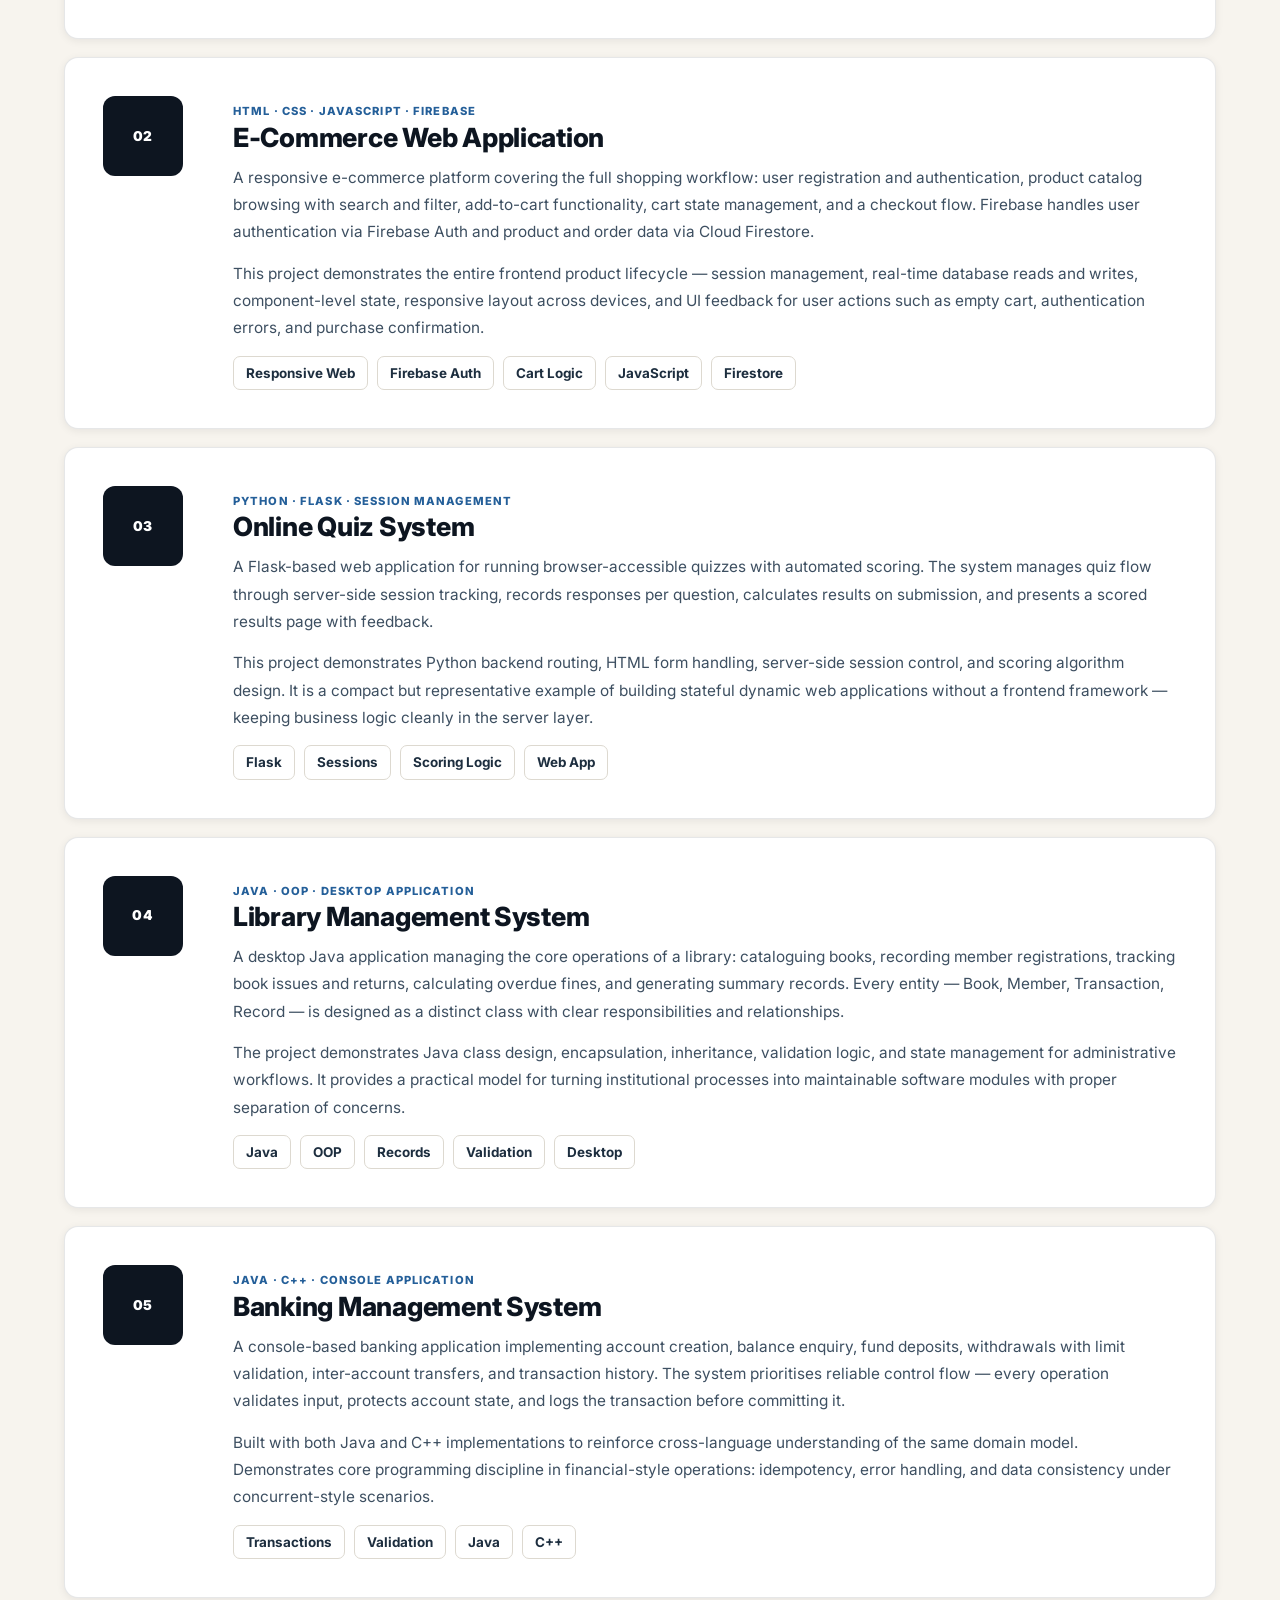
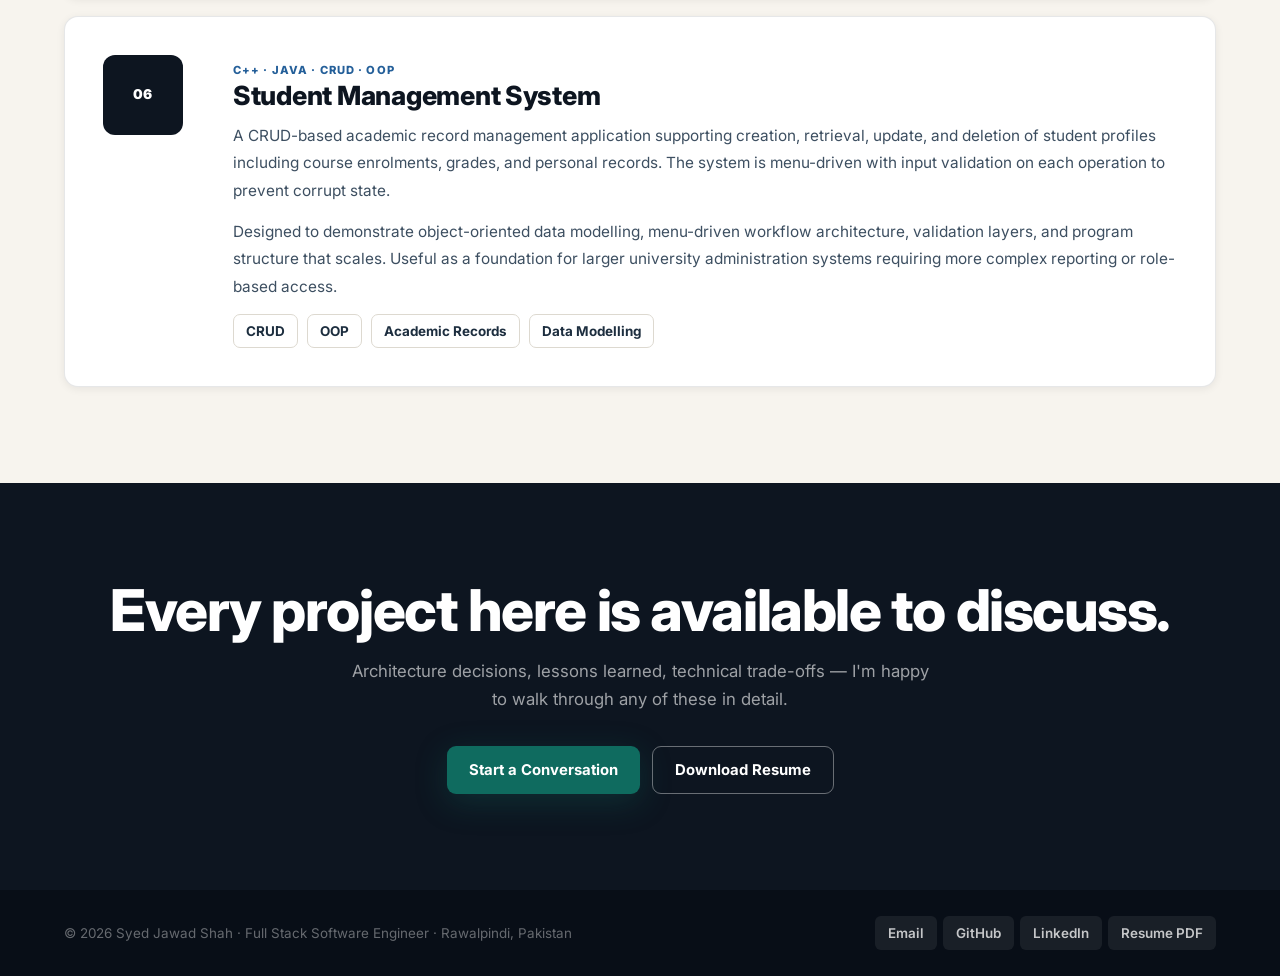
<file: projects.html>
<!doctype html>
<html lang="en">
<head>
  <meta charset="utf-8">
  <meta name="viewport" content="width=device-width,initial-scale=1">
  <title>Projects | Syed Jawad Shah</title>
  <meta name="description" content="Project portfolio of Syed Jawad Shah — AI systems, web platforms, backend APIs, Java applications, and C++ systems with full technical breakdowns.">
  <link rel="preconnect" href="https://fonts.googleapis.com">
  <link rel="preconnect" href="https://fonts.gstatic.com" crossorigin>
  <link rel="icon" type="image/svg+xml" href="assets/favicon.svg">
  <link rel="stylesheet" href="assets/styles.css">
</head>
<body>
  <header class="site-header">
    <a class="brand" href="index.html">
      <span class="brand-mark">SJ</span>
      <span><strong>Syed Jawad Shah</strong><small>Full Stack Software Engineer</small></span>
    </a>
    <button class="nav-toggle" type="button" aria-expanded="false" aria-controls="site-nav"><span></span><span></span><span></span></button>
    <nav class="site-nav" id="site-nav">
      <a href="index.html" data-page="home">Home</a>
      <a href="about.html" data-page="about">About</a>
      <a href="skills.html" data-page="skills">Skills</a>
      <a href="experience.html" data-page="experience">Experience</a>
      <a href="projects.html" data-page="projects">Projects</a>
      <a href="contact.html" data-page="contact">Contact</a>
      <a href="contact.html" class="nav-cta">Hire Me</a>
    </nav>
  </header>

  <main>
    <section class="page-hero">
      <p class="eyebrow" data-reveal>Projects</p>
      <h1 data-reveal data-delay="1">Eight projects across AI, automation, full-stack web, Java, and C++ systems.</h1>
      <p data-reveal data-delay="2">Each project below documents the problem it solves, the engineering decisions made, the technology stack used, and the measurable outcome delivered.</p>
    </section>

    <section class="section">
      <!-- ── FILTERS ── -->
      <div class="project-filters" data-reveal>
        <button class="filter-btn active" data-filter="all">All Projects</button>
        <button class="filter-btn" data-filter="ai">AI &amp; Automation</button>
        <button class="filter-btn" data-filter="web">Web &amp; Backend</button>
        <button class="filter-btn" data-filter="java">Java &amp; C++</button>
      </div>

      <div class="project-stack">

        <!-- FYP -->
        <article class="project-detail featured" id="adf-checker" data-category="ai" data-reveal>
          <div class="project-num">FYP</div>
          <div>
            <span class="card-kicker">Python · Flask · PDF Parsing · Firebase · Streamlit</span>
            <h2>Automated Document Format Checking System</h2>
            <p>A web-based automation platform that eliminates manual academic document formatting review. The system accepts PDF uploads and validates them against a defined rule set — checking margins, font types and sizes, line spacing, text alignment, heading hierarchy, and structural layout. Every rule produces a pass/fail result with a precise location reference.</p>
            <p>Built with Python and Flask for the application layer, PDF parsing libraries for document inspection, and Firebase Cloud Firestore for real-time document tracking and result storage. Deployed on Streamlit Community Cloud for public access.</p>
            <p><strong>Outcome:</strong> 100% rule-validation accuracy across all test scenarios defined for the project evaluation. Replaced manual checking with consistent, instant automated feedback.</p>
            <div class="tag-row">
              <span>Automation</span><span>Rule Validation</span><span>PDF Analysis</span>
              <span>Firebase</span><span>Deployed</span><span>100% Accuracy</span>
            </div>
            <div class="project-links">
              <a class="proj-link live" href="https://adf-check-m6myjfhfifbajpotgr74zg.streamlit.app" target="_blank" rel="noopener">&#9679; Live Demo</a>
              <a class="proj-link" href="https://github.com/syedjawadshah2001" target="_blank" rel="noopener">&#128279; GitHub</a>
            </div>
          </div>
        </article>

        <!-- Book Generator -->
        <article class="project-detail" id="book-generator" data-category="ai" data-reveal data-delay="1">
          <div class="project-num">01</div>
          <div>
            <span class="card-kicker">Python · FastAPI · OpenAI API · Supabase</span>
            <h2>Automated Book Generation System</h2>
            <p>An AI-powered backend system that generates structured, multi-chapter book content from a user-supplied topic. FastAPI handles the API layer, OpenAI generates section and chapter content from carefully constructed prompts, and Supabase (PostgreSQL) stores generated books with full authentication and user management support.</p>
            <p>The architecture demonstrates end-to-end AI product design: input collection, prompt construction, content generation, structured storage, and export preparation into document formats such as PDF and DOCX. The system is built to be extended — adding new content types, export formats, or user tier management requires minimal structural change.</p>
            <div class="tag-row">
              <span>AI System</span><span>FastAPI</span><span>OpenAI</span>
              <span>Supabase</span><span>Document Export</span><span>REST API</span>
            </div>
          </div>
        </article>

        <!-- E-Commerce -->
        <article class="project-detail" id="ecommerce" data-category="web" data-reveal data-delay="2">
          <div class="project-num">02</div>
          <div>
            <span class="card-kicker">HTML · CSS · JavaScript · Firebase</span>
            <h2>E-Commerce Web Application</h2>
            <p>A responsive e-commerce platform covering the full shopping workflow: user registration and authentication, product catalog browsing with search and filter, add-to-cart functionality, cart state management, and a checkout flow. Firebase handles user authentication via Firebase Auth and product and order data via Cloud Firestore.</p>
            <p>This project demonstrates the entire frontend product lifecycle — session management, real-time database reads and writes, component-level state, responsive layout across devices, and UI feedback for user actions such as empty cart, authentication errors, and purchase confirmation.</p>
            <div class="tag-row">
              <span>Responsive Web</span><span>Firebase Auth</span><span>Cart Logic</span>
              <span>JavaScript</span><span>Firestore</span>
            </div>
          </div>
        </article>

        <!-- Online Quiz -->
        <article class="project-detail" data-category="web" data-reveal>
          <div class="project-num">03</div>
          <div>
            <span class="card-kicker">Python · Flask · Session Management</span>
            <h2>Online Quiz System</h2>
            <p>A Flask-based web application for running browser-accessible quizzes with automated scoring. The system manages quiz flow through server-side session tracking, records responses per question, calculates results on submission, and presents a scored results page with feedback.</p>
            <p>This project demonstrates Python backend routing, HTML form handling, server-side session control, and scoring algorithm design. It is a compact but representative example of building stateful dynamic web applications without a frontend framework — keeping business logic cleanly in the server layer.</p>
            <div class="tag-row">
              <span>Flask</span><span>Sessions</span><span>Scoring Logic</span><span>Web App</span>
            </div>
          </div>
        </article>

        <!-- Library Management -->
        <article class="project-detail" data-category="java" data-reveal data-delay="1">
          <div class="project-num">04</div>
          <div>
            <span class="card-kicker">Java · OOP · Desktop Application</span>
            <h2>Library Management System</h2>
            <p>A desktop Java application managing the core operations of a library: cataloguing books, recording member registrations, tracking book issues and returns, calculating overdue fines, and generating summary records. Every entity — Book, Member, Transaction, Record — is designed as a distinct class with clear responsibilities and relationships.</p>
            <p>The project demonstrates Java class design, encapsulation, inheritance, validation logic, and state management for administrative workflows. It provides a practical model for turning institutional processes into maintainable software modules with proper separation of concerns.</p>
            <div class="tag-row">
              <span>Java</span><span>OOP</span><span>Records</span><span>Validation</span><span>Desktop</span>
            </div>
          </div>
        </article>

        <!-- Banking System -->
        <article class="project-detail" data-category="java" data-reveal data-delay="2">
          <div class="project-num">05</div>
          <div>
            <span class="card-kicker">Java · C++ · Console Application</span>
            <h2>Banking Management System</h2>
            <p>A console-based banking application implementing account creation, balance enquiry, fund deposits, withdrawals with limit validation, inter-account transfers, and transaction history. The system prioritises reliable control flow — every operation validates input, protects account state, and logs the transaction before committing it.</p>
            <p>Built with both Java and C++ implementations to reinforce cross-language understanding of the same domain model. Demonstrates core programming discipline in financial-style operations: idempotency, error handling, and data consistency under concurrent-style scenarios.</p>
            <div class="tag-row">
              <span>Transactions</span><span>Validation</span><span>Java</span><span>C++</span>
            </div>
          </div>
        </article>

        <!-- Student Management -->
        <article class="project-detail" data-category="java" data-reveal>
          <div class="project-num">06</div>
          <div>
            <span class="card-kicker">C++ · Java · CRUD · OOP</span>
            <h2>Student Management System</h2>
            <p>A CRUD-based academic record management application supporting creation, retrieval, update, and deletion of student profiles including course enrolments, grades, and personal records. The system is menu-driven with input validation on each operation to prevent corrupt state.</p>
            <p>Designed to demonstrate object-oriented data modelling, menu-driven workflow architecture, validation layers, and program structure that scales. Useful as a foundation for larger university administration systems requiring more complex reporting or role-based access.</p>
            <div class="tag-row">
              <span>CRUD</span><span>OOP</span><span>Academic Records</span><span>Data Modelling</span>
            </div>
          </div>
        </article>

      </div>
    </section>

    <!-- ── CTA ── -->
    <section class="cta-band" data-reveal>
      <h2>Every project here is available to discuss.</h2>
      <p>Architecture decisions, lessons learned, technical trade-offs — I'm happy to walk through any of these in detail.</p>
      <div class="btn-group">
        <a class="button primary" href="contact.html">Start a Conversation</a>
        <a class="button ghost-white" href="assets/documents/Syed-Jawad-Shah-Resume.pdf" target="_blank" rel="noopener">Download Resume</a>
      </div>
    </section>
  </main>

  <footer class="site-footer">
    <p>© 2026 Syed Jawad Shah · Full Stack Software Engineer · Rawalpindi, Pakistan</p>
    <div class="footer-links">
      <a href="mailto:sjawadshah2001@gmail.com">Email</a>
      <a href="https://github.com/syedjawadshah2001" target="_blank" rel="noopener">GitHub</a>
      <a href="https://linkedin.com/in/syed-jawad-shah-17a380252" target="_blank" rel="noopener">LinkedIn</a>
      <a href="assets/documents/Syed-Jawad-Shah-Resume.pdf" target="_blank" rel="noopener">Resume PDF</a>
    </div>
  </footer>
  <script src="assets/script.js"></script>
</body>
</html>
</file>
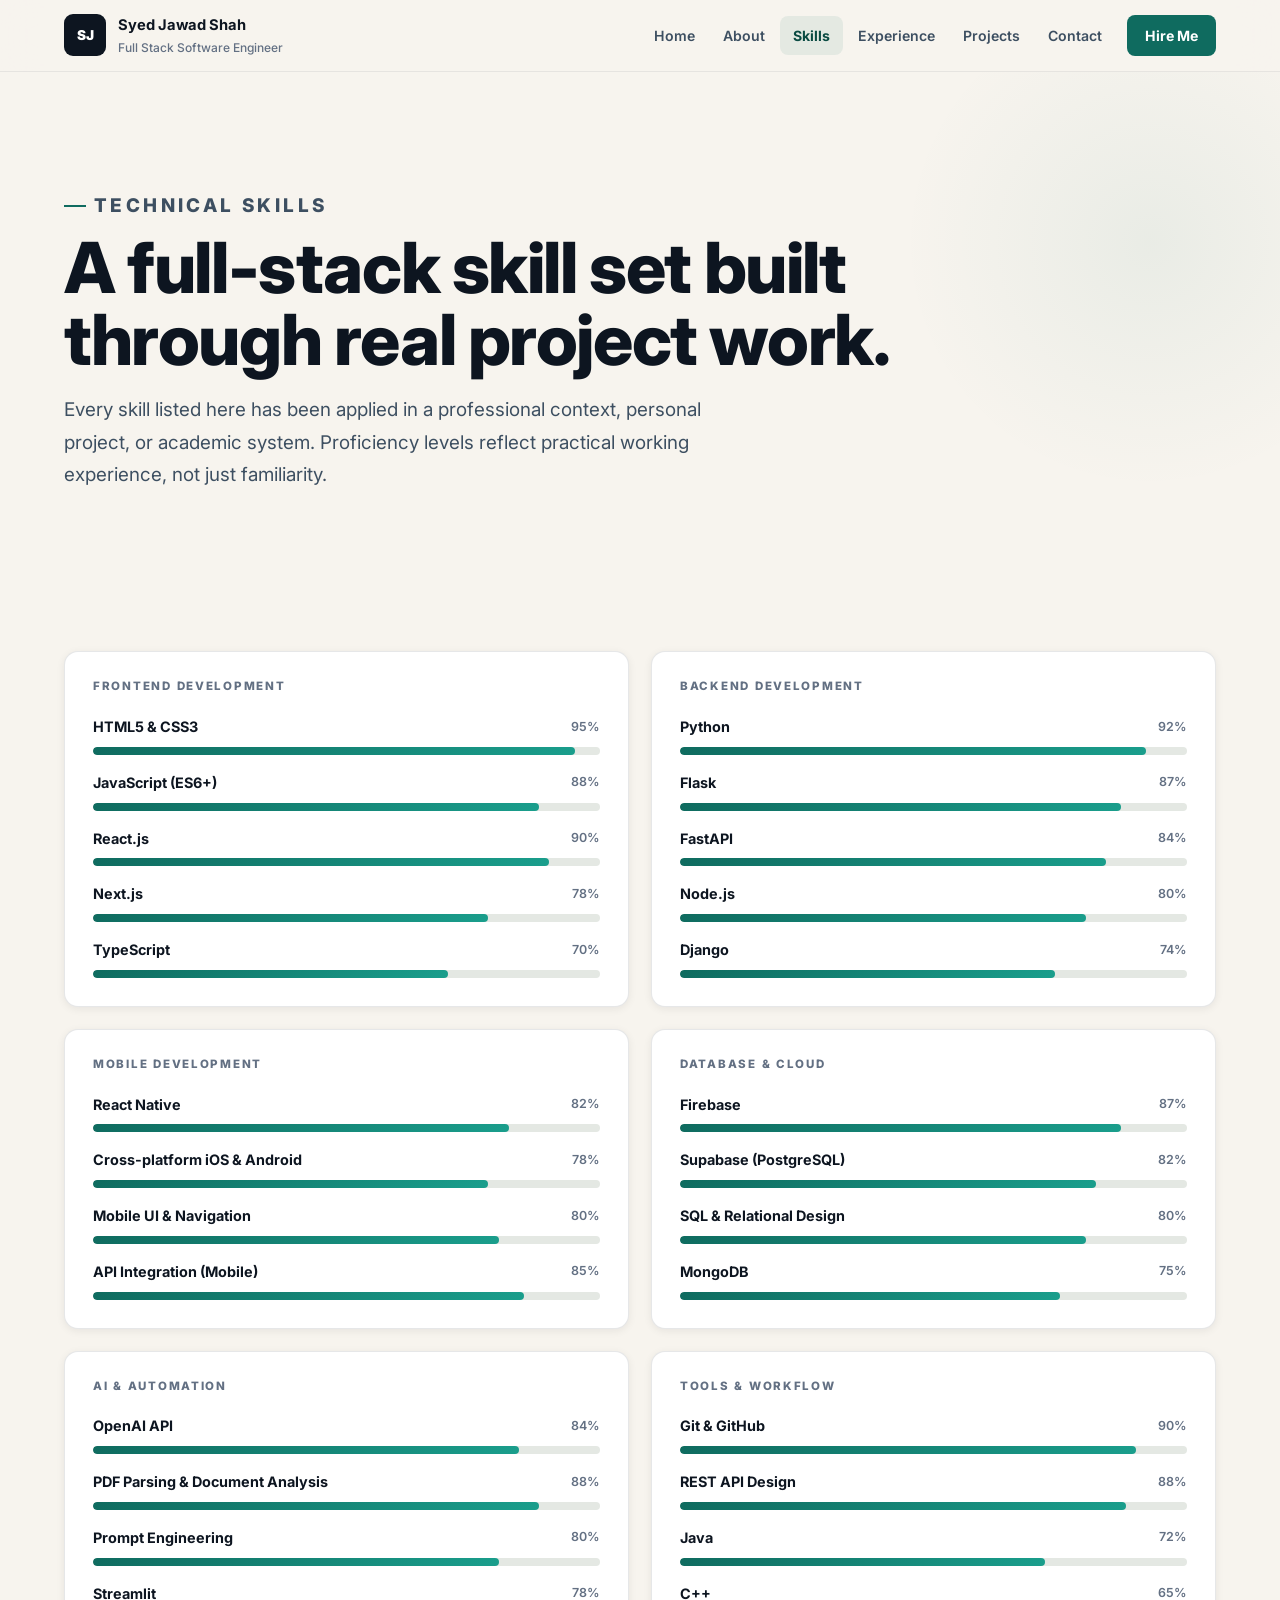
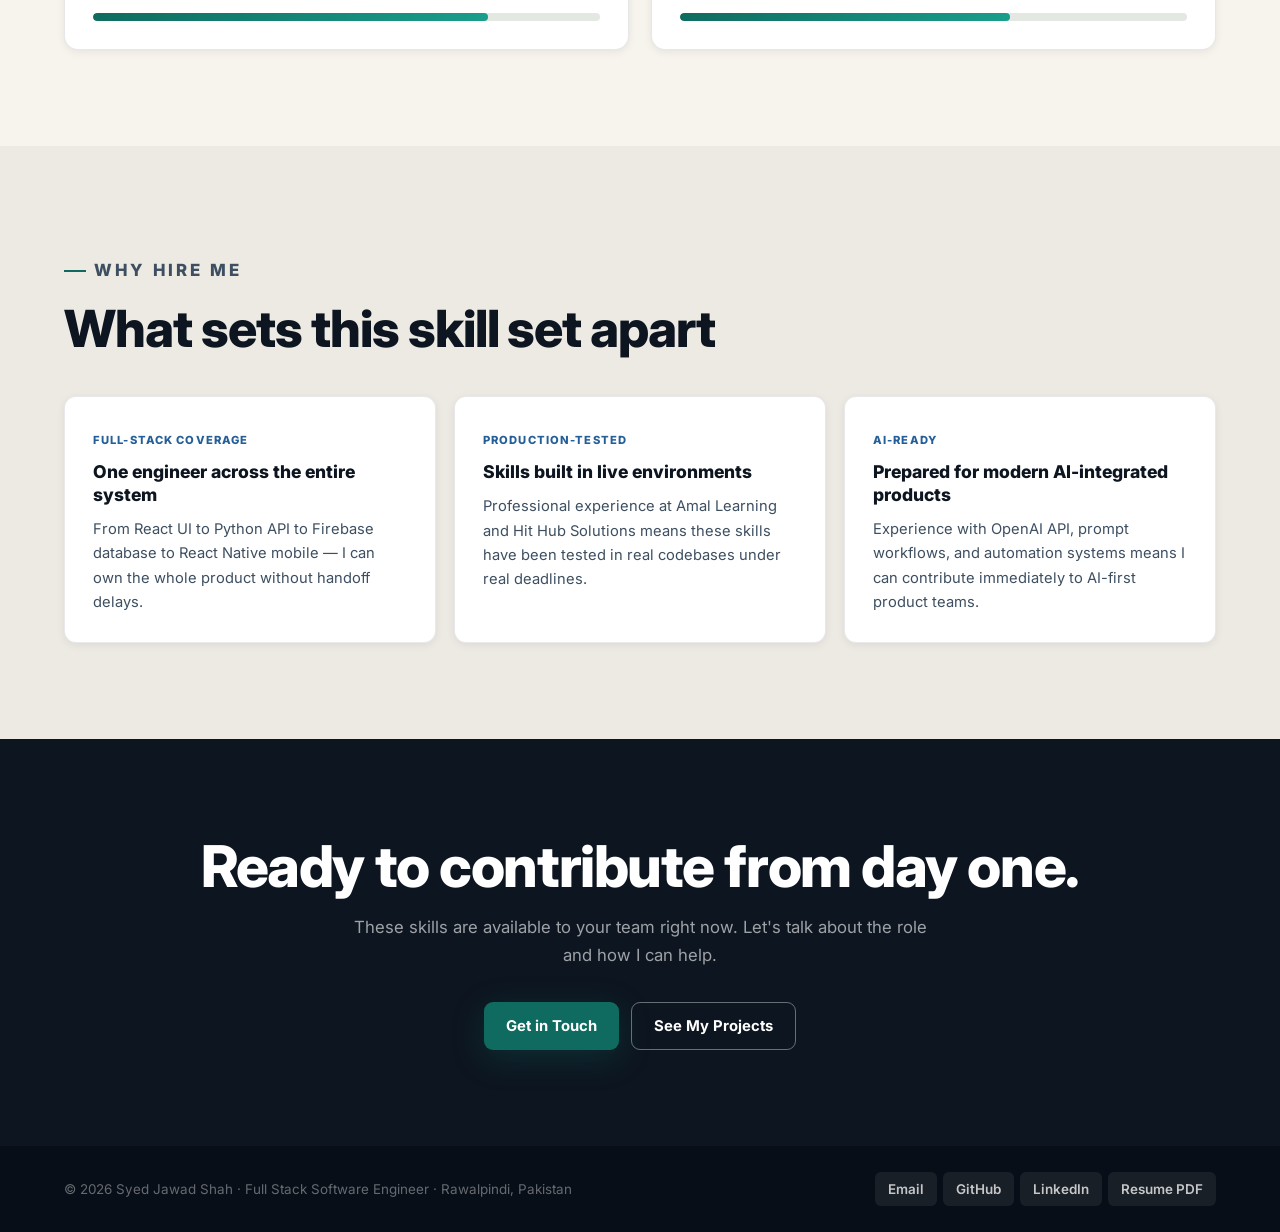
<file: skills.html>
<!doctype html>
<html lang="en">
<head>
  <meta charset="utf-8">
  <meta name="viewport" content="width=device-width,initial-scale=1">
  <title>Skills | Syed Jawad Shah</title>
  <meta name="description" content="Technical skills of Syed Jawad Shah — frontend, backend, mobile, database, and tooling expertise with proficiency levels.">
  <link rel="preconnect" href="https://fonts.googleapis.com">
  <link rel="preconnect" href="https://fonts.gstatic.com" crossorigin>
  <link rel="icon" type="image/svg+xml" href="assets/favicon.svg">
  <link rel="stylesheet" href="assets/styles.css">
</head>
<body>
  <header class="site-header">
    <a class="brand" href="index.html">
      <span class="brand-mark">SJ</span>
      <span><strong>Syed Jawad Shah</strong><small>Full Stack Software Engineer</small></span>
    </a>
    <button class="nav-toggle" type="button" aria-expanded="false" aria-controls="site-nav"><span></span><span></span><span></span></button>
    <nav class="site-nav" id="site-nav">
      <a href="index.html" data-page="home">Home</a>
      <a href="about.html" data-page="about">About</a>
      <a href="skills.html" data-page="skills">Skills</a>
      <a href="experience.html" data-page="experience">Experience</a>
      <a href="projects.html" data-page="projects">Projects</a>
      <a href="contact.html" data-page="contact">Contact</a>
      <a href="contact.html" class="nav-cta">Hire Me</a>
    </nav>
  </header>

  <main>
    <section class="page-hero">
      <p class="eyebrow" data-reveal>Technical Skills</p>
      <h1 data-reveal data-delay="1">A full-stack skill set built through real project work.</h1>
      <p data-reveal data-delay="2">Every skill listed here has been applied in a professional context, personal project, or academic system. Proficiency levels reflect practical working experience, not just familiarity.</p>
    </section>

    <!-- ── SKILL BARS ── -->
    <section class="section">
      <div class="skills-grid">

        <!-- Frontend -->
        <div class="skill-group" data-reveal>
          <h3>Frontend Development</h3>
          <div class="skill-bar-list">
            <div class="skill-bar-row">
              <div class="skill-bar-label"><span>HTML5 &amp; CSS3</span><span>95%</span></div>
              <div class="skill-track"><div class="skill-fill" data-width="95%"></div></div>
            </div>
            <div class="skill-bar-row">
              <div class="skill-bar-label"><span>JavaScript (ES6+)</span><span>88%</span></div>
              <div class="skill-track"><div class="skill-fill" data-width="88%"></div></div>
            </div>
            <div class="skill-bar-row">
              <div class="skill-bar-label"><span>React.js</span><span>90%</span></div>
              <div class="skill-track"><div class="skill-fill" data-width="90%"></div></div>
            </div>
            <div class="skill-bar-row">
              <div class="skill-bar-label"><span>Next.js</span><span>78%</span></div>
              <div class="skill-track"><div class="skill-fill" data-width="78%"></div></div>
            </div>
            <div class="skill-bar-row">
              <div class="skill-bar-label"><span>TypeScript</span><span>70%</span></div>
              <div class="skill-track"><div class="skill-fill" data-width="70%"></div></div>
            </div>
          </div>
        </div>

        <!-- Backend -->
        <div class="skill-group" data-reveal data-delay="1">
          <h3>Backend Development</h3>
          <div class="skill-bar-list">
            <div class="skill-bar-row">
              <div class="skill-bar-label"><span>Python</span><span>92%</span></div>
              <div class="skill-track"><div class="skill-fill" data-width="92%"></div></div>
            </div>
            <div class="skill-bar-row">
              <div class="skill-bar-label"><span>Flask</span><span>87%</span></div>
              <div class="skill-track"><div class="skill-fill" data-width="87%"></div></div>
            </div>
            <div class="skill-bar-row">
              <div class="skill-bar-label"><span>FastAPI</span><span>84%</span></div>
              <div class="skill-track"><div class="skill-fill" data-width="84%"></div></div>
            </div>
            <div class="skill-bar-row">
              <div class="skill-bar-label"><span>Node.js</span><span>80%</span></div>
              <div class="skill-track"><div class="skill-fill" data-width="80%"></div></div>
            </div>
            <div class="skill-bar-row">
              <div class="skill-bar-label"><span>Django</span><span>74%</span></div>
              <div class="skill-track"><div class="skill-fill" data-width="74%"></div></div>
            </div>
          </div>
        </div>

        <!-- Mobile -->
        <div class="skill-group" data-reveal data-delay="2">
          <h3>Mobile Development</h3>
          <div class="skill-bar-list">
            <div class="skill-bar-row">
              <div class="skill-bar-label"><span>React Native</span><span>82%</span></div>
              <div class="skill-track"><div class="skill-fill" data-width="82%"></div></div>
            </div>
            <div class="skill-bar-row">
              <div class="skill-bar-label"><span>Cross-platform iOS &amp; Android</span><span>78%</span></div>
              <div class="skill-track"><div class="skill-fill" data-width="78%"></div></div>
            </div>
            <div class="skill-bar-row">
              <div class="skill-bar-label"><span>Mobile UI &amp; Navigation</span><span>80%</span></div>
              <div class="skill-track"><div class="skill-fill" data-width="80%"></div></div>
            </div>
            <div class="skill-bar-row">
              <div class="skill-bar-label"><span>API Integration (Mobile)</span><span>85%</span></div>
              <div class="skill-track"><div class="skill-fill" data-width="85%"></div></div>
            </div>
          </div>
        </div>

        <!-- Database & Cloud -->
        <div class="skill-group" data-reveal data-delay="3">
          <h3>Database &amp; Cloud</h3>
          <div class="skill-bar-list">
            <div class="skill-bar-row">
              <div class="skill-bar-label"><span>Firebase</span><span>87%</span></div>
              <div class="skill-track"><div class="skill-fill" data-width="87%"></div></div>
            </div>
            <div class="skill-bar-row">
              <div class="skill-bar-label"><span>Supabase (PostgreSQL)</span><span>82%</span></div>
              <div class="skill-track"><div class="skill-fill" data-width="82%"></div></div>
            </div>
            <div class="skill-bar-row">
              <div class="skill-bar-label"><span>SQL &amp; Relational Design</span><span>80%</span></div>
              <div class="skill-track"><div class="skill-fill" data-width="80%"></div></div>
            </div>
            <div class="skill-bar-row">
              <div class="skill-bar-label"><span>MongoDB</span><span>75%</span></div>
              <div class="skill-track"><div class="skill-fill" data-width="75%"></div></div>
            </div>
          </div>
        </div>

        <!-- AI & Automation -->
        <div class="skill-group" data-reveal>
          <h3>AI &amp; Automation</h3>
          <div class="skill-bar-list">
            <div class="skill-bar-row">
              <div class="skill-bar-label"><span>OpenAI API</span><span>84%</span></div>
              <div class="skill-track"><div class="skill-fill" data-width="84%"></div></div>
            </div>
            <div class="skill-bar-row">
              <div class="skill-bar-label"><span>PDF Parsing &amp; Document Analysis</span><span>88%</span></div>
              <div class="skill-track"><div class="skill-fill" data-width="88%"></div></div>
            </div>
            <div class="skill-bar-row">
              <div class="skill-bar-label"><span>Prompt Engineering</span><span>80%</span></div>
              <div class="skill-track"><div class="skill-fill" data-width="80%"></div></div>
            </div>
            <div class="skill-bar-row">
              <div class="skill-bar-label"><span>Streamlit</span><span>78%</span></div>
              <div class="skill-track"><div class="skill-fill" data-width="78%"></div></div>
            </div>
          </div>
        </div>

        <!-- Tools & Workflow -->
        <div class="skill-group" data-reveal data-delay="1">
          <h3>Tools &amp; Workflow</h3>
          <div class="skill-bar-list">
            <div class="skill-bar-row">
              <div class="skill-bar-label"><span>Git &amp; GitHub</span><span>90%</span></div>
              <div class="skill-track"><div class="skill-fill" data-width="90%"></div></div>
            </div>
            <div class="skill-bar-row">
              <div class="skill-bar-label"><span>REST API Design</span><span>88%</span></div>
              <div class="skill-track"><div class="skill-fill" data-width="88%"></div></div>
            </div>
            <div class="skill-bar-row">
              <div class="skill-bar-label"><span>Java</span><span>72%</span></div>
              <div class="skill-track"><div class="skill-fill" data-width="72%"></div></div>
            </div>
            <div class="skill-bar-row">
              <div class="skill-bar-label"><span>C++</span><span>65%</span></div>
              <div class="skill-track"><div class="skill-fill" data-width="65%"></div></div>
            </div>
          </div>
        </div>

      </div>
    </section>

    <!-- ── WHY ME ── -->
    <section class="section band">
      <div class="section-head" data-reveal>
        <p class="eyebrow">Why Hire Me</p>
        <h2>What sets this skill set apart</h2>
      </div>
      <div class="cards three">
        <article class="card" data-reveal data-delay="1">
          <span class="card-kicker">Full-Stack Coverage</span>
          <h3>One engineer across the entire system</h3>
          <p>From React UI to Python API to Firebase database to React Native mobile — I can own the whole product without handoff delays.</p>
        </article>
        <article class="card" data-reveal data-delay="2">
          <span class="card-kicker">Production-Tested</span>
          <h3>Skills built in live environments</h3>
          <p>Professional experience at Amal Learning and Hit Hub Solutions means these skills have been tested in real codebases under real deadlines.</p>
        </article>
        <article class="card" data-reveal data-delay="3">
          <span class="card-kicker">AI-Ready</span>
          <h3>Prepared for modern AI-integrated products</h3>
          <p>Experience with OpenAI API, prompt workflows, and automation systems means I can contribute immediately to AI-first product teams.</p>
        </article>
      </div>
    </section>

    <!-- ── CTA ── -->
    <section class="cta-band" data-reveal>
      <h2>Ready to contribute from day one.</h2>
      <p>These skills are available to your team right now. Let's talk about the role and how I can help.</p>
      <div class="btn-group">
        <a class="button primary" href="contact.html">Get in Touch</a>
        <a class="button ghost-white" href="projects.html">See My Projects</a>
      </div>
    </section>
  </main>

  <footer class="site-footer">
    <p>© 2026 Syed Jawad Shah · Full Stack Software Engineer · Rawalpindi, Pakistan</p>
    <div class="footer-links">
      <a href="mailto:sjawadshah2001@gmail.com">Email</a>
      <a href="https://github.com/syedjawadshah2001" target="_blank" rel="noopener">GitHub</a>
      <a href="https://linkedin.com/in/syed-jawad-shah-17a380252" target="_blank" rel="noopener">LinkedIn</a>
      <a href="assets/documents/Syed-Jawad-Shah-Resume.pdf" target="_blank" rel="noopener">Resume PDF</a>
    </div>
  </footer>
  <script src="assets/script.js"></script>
</body>
</html>
</file>
<file: assets/styles.css>
@import url('https://fonts.googleapis.com/css2?family=Inter:wght@400;500;600;700;800;900&display=swap');

:root {
  --bg: #f7f4ee;
  --bg-alt: #eeebe3;
  --surface: #ffffff;
  --surface-dark: #0d1520;
  --text: #0d1520;
  --text-2: #3d4f61;
  --muted: #637083;
  --line: #ddd9d0;
  --green: #0f6b5f;
  --green-light: #1a8a7a;
  --green-dark: #0a4b42;
  --green-muted: rgba(15,107,95,0.08);
  --gold: #c99732;
  --blue: #245f99;
  --grad-green: linear-gradient(135deg,#0f6b5f 0%,#1a9e8c 100%);
  --shadow-sm: 0 2px 8px rgba(13,21,32,.07);
  --shadow: 0 8px 32px rgba(13,21,32,.11);
  --shadow-lg: 0 24px 64px rgba(13,21,32,.17);
  --shadow-green: 0 8px 32px rgba(15,107,95,.3);
  --nav-h: 72px;
  --px: clamp(20px,5vw,84px);
  --py: clamp(56px,8vw,96px);
  --ease: cubic-bezier(.4,0,.2,1);
  --dur: 220ms;
}

*,*::before,*::after{box-sizing:border-box;margin:0;}
html{scroll-behavior:smooth;-webkit-font-smoothing:antialiased;}
body{font-family:'Inter',ui-sans-serif,system-ui,sans-serif;color:var(--text);background:var(--bg);line-height:1.65;overflow-x:hidden;}
a{color:inherit;text-decoration:none;}
img{display:block;max-width:100%;}
p{margin:0;}
h1,h2,h3,h4{line-height:1.1;font-weight:800;}
ul{padding-left:18px;}
li{margin:7px 0;color:var(--text-2);font-size:.91rem;line-height:1.55;}

/* ── SCROLL REVEAL ── */
[data-reveal]{opacity:0;transform:translateY(28px);transition:opacity .65s var(--ease),transform .65s var(--ease);}
[data-reveal="left"]{transform:translateX(-28px);}
[data-reveal="right"]{transform:translateX(28px);}
[data-reveal].visible{opacity:1;transform:none;}
[data-delay="1"]{transition-delay:100ms;}
[data-delay="2"]{transition-delay:200ms;}
[data-delay="3"]{transition-delay:300ms;}
[data-delay="4"]{transition-delay:400ms;}

/* ── KEYFRAMES ── */
@keyframes pulse-ring{0%{transform:scale(1);opacity:.6}100%{transform:scale(1.55);opacity:0}}
@keyframes fadeUp{from{opacity:0;transform:translateY(20px)}to{opacity:1;transform:none}}

/* ── EYEBROW ── */
.eyebrow{display:flex;align-items:center;gap:8px;margin:0 0 14px;color:var(--green);font-size:.72rem;font-weight:800;letter-spacing:.18em;text-transform:uppercase;}
.eyebrow::before{content:'';width:22px;height:2px;background:var(--green);flex-shrink:0;}

/* ── AVAILABILITY BADGE ── */
.avail-badge{display:inline-flex;align-items:center;gap:8px;padding:6px 14px 6px 10px;border-radius:999px;background:rgba(15,107,95,.08);border:1px solid rgba(15,107,95,.22);color:var(--green-dark);font-size:.81rem;font-weight:700;margin-bottom:22px;}
.avail-dot{position:relative;width:9px;height:9px;border-radius:50%;background:#22c55e;flex-shrink:0;}
.avail-dot::after{content:'';position:absolute;inset:-3px;border-radius:50%;border:2px solid #22c55e;animation:pulse-ring 1.8s ease-out infinite;}

/* ── HEADER ── */
.site-header{position:sticky;top:0;z-index:100;display:flex;align-items:center;justify-content:space-between;gap:20px;padding:0 var(--px);height:var(--nav-h);background:rgba(247,244,238,.92);backdrop-filter:blur(18px);-webkit-backdrop-filter:blur(18px);border-bottom:1px solid rgba(13,21,32,.07);}
.brand{display:flex;align-items:center;gap:12px;flex-shrink:0;}
.brand-mark{display:grid;place-items:center;width:42px;height:42px;border-radius:9px;background:var(--surface-dark);color:#fff;font-weight:900;font-size:.85rem;flex-shrink:0;transition:background var(--dur) var(--ease);}
.brand:hover .brand-mark{background:var(--green);}
.brand strong{display:block;font-size:.92rem;color:var(--text);}
.brand small{display:block;color:var(--muted);font-size:.75rem;font-weight:500;}
.site-nav{display:flex;align-items:center;gap:2px;}
.site-nav a{padding:8px 13px;border-radius:8px;color:var(--text-2);font-weight:600;font-size:.88rem;transition:color var(--dur) var(--ease),background var(--dur) var(--ease);}
.site-nav a:hover,.site-nav a.active{color:var(--green-dark);background:var(--green-muted);}
.site-nav a.active{font-weight:700;}
.nav-cta{margin-left:10px;padding:9px 18px !important;background:var(--green) !important;color:#fff !important;border-radius:8px;font-weight:700 !important;transition:background var(--dur) var(--ease),transform var(--dur) var(--ease) !important;}
.nav-cta:hover{background:var(--green-dark) !important;transform:translateY(-1px);}
.nav-toggle{display:none;flex-direction:column;justify-content:center;gap:5px;width:40px;height:40px;padding:8px;border:1.5px solid var(--line);border-radius:8px;background:var(--surface);cursor:pointer;}
.nav-toggle span{display:block;height:2px;background:var(--text);border-radius:2px;}

/* ── BUTTONS ── */
.button{display:inline-flex;align-items:center;justify-content:center;gap:7px;min-height:48px;padding:11px 22px;border-radius:9px;font-family:inherit;font-weight:700;font-size:.93rem;transition:background var(--dur),transform var(--dur),box-shadow var(--dur),color var(--dur),border-color var(--dur);cursor:pointer;border:none;}
.button:hover{transform:translateY(-2px);}
.button.primary{background:var(--green);color:#fff;box-shadow:var(--shadow-green);}
.button.primary:hover{background:var(--green-dark);box-shadow:0 12px 40px rgba(15,107,95,.38);}
.button.secondary{background:var(--surface);color:var(--green-dark);border:1.5px solid var(--line);}
.button.secondary:hover{border-color:var(--green);background:var(--green-muted);color:var(--green);}
.button.ghost-white{background:transparent;color:#fff;border:1.5px solid rgba(255,255,255,.38);}
.button.ghost-white:hover{background:rgba(255,255,255,.1);border-color:rgba(255,255,255,.7);}
.button.full{width:100%;}

/* ── HERO ── */
.hero{display:grid;grid-template-columns:minmax(0,1.15fr) minmax(300px,.75fr);min-height:calc(100vh - var(--nav-h));align-items:center;gap:clamp(32px,6vw,80px);padding:clamp(48px,7vw,90px) var(--px);}
.hero h1{font-size:clamp(2.6rem,6.5vw,6rem);line-height:.95;letter-spacing:-.025em;margin-bottom:18px;}
.text-gradient{background:var(--grad-green);-webkit-background-clip:text;-webkit-text-fill-color:transparent;background-clip:text;}
.hero-lede{max-width:680px;color:var(--text-2);font-size:clamp(1rem,1.8vw,1.18rem);line-height:1.7;margin-bottom:28px;}
.hero-actions{display:flex;flex-wrap:wrap;gap:12px;}
.hero-stats{display:grid;grid-template-columns:repeat(3,minmax(0,1fr));gap:12px;margin-top:40px;}
.stat-card{padding:18px;border-left:3px solid var(--gold);background:rgba(255,255,255,.68);backdrop-filter:blur(8px);border-radius:0 8px 8px 0;}
.stat-card strong{display:block;font-size:1.9rem;font-weight:900;line-height:1;letter-spacing:-.02em;color:var(--surface-dark);}
.stat-card span{display:block;margin-top:5px;color:var(--muted);font-size:.8rem;line-height:1.4;}
.hero-media{position:relative;border-radius:16px;overflow:hidden;background:#c8d8c8;box-shadow:var(--shadow-lg);aspect-ratio:3/4;}
.hero-media::after{content:'';position:absolute;inset:auto 0 0;height:38%;background:linear-gradient(0deg,rgba(13,21,32,.42),transparent);pointer-events:none;}
.hero-media img{width:100%;height:100%;object-fit:cover;object-position:center top;}

/* ── SECTIONS ── */
.section{padding:var(--py) var(--px);}
.band{background:#eceae3;}
.band-dark{background:var(--surface-dark);color:rgba(255,255,255,.85);}
.section-head{max-width:800px;margin-bottom:40px;}
.section-head h2{font-size:clamp(1.9rem,4vw,3.2rem);letter-spacing:-.02em;margin-top:8px;}
.section-head p{margin-top:14px;color:var(--text-2);font-size:1.05rem;line-height:1.75;}

/* ── TWO-COL INTRO ── */
.intro-grid{display:grid;grid-template-columns:minmax(260px,.75fr) minmax(0,1.25fr);gap:clamp(32px,6vw,72px);align-items:center;}
.intro-grid h2{font-size:clamp(1.9rem,4vw,3rem);letter-spacing:-.02em;margin:0;}
.intro-grid p{color:var(--text-2);font-size:1.06rem;line-height:1.8;}

/* ── SKILL CLOUD ── */
.skill-cloud,.tag-row{display:flex;flex-wrap:wrap;gap:9px;}
.skill-cloud span,.tag-row span{display:inline-flex;align-items:center;min-height:34px;padding:5px 12px;border-radius:7px;background:var(--surface);color:#1d2e3f;border:1px solid var(--line);font-weight:700;font-size:.84rem;transition:background var(--dur),color var(--dur),border-color var(--dur),transform var(--dur);}
.skill-cloud span:hover,.tag-row span:hover{background:var(--green-muted);color:var(--green-dark);border-color:rgba(15,107,95,.28);transform:translateY(-2px);}

/* ── CARDS ── */
.cards{display:grid;gap:18px;}
.cards.three{grid-template-columns:repeat(3,minmax(0,1fr));}
.cards.two{grid-template-columns:repeat(2,minmax(0,1fr));}
.card{padding:28px;background:var(--surface);border:1px solid rgba(13,21,32,.09);border-radius:12px;box-shadow:var(--shadow-sm);transition:box-shadow var(--dur),transform var(--dur),border-color var(--dur);}
.card:hover{box-shadow:var(--shadow);transform:translateY(-4px);border-color:rgba(15,107,95,.18);}
.card-kicker{color:var(--blue);font-size:.7rem;font-weight:800;letter-spacing:.1em;text-transform:uppercase;}
.card h3{margin:10px 0 10px;font-size:1.1rem;line-height:1.3;}
.card p{color:var(--text-2);font-size:.92rem;line-height:1.65;}
.card a{display:inline-flex;align-items:center;gap:5px;margin-top:14px;color:var(--green-dark);font-weight:700;font-size:.88rem;}
.card a::after{content:'→';transition:transform var(--dur);}
.card a:hover::after{transform:translateX(4px);}

/* ── PAGE HERO ── */
.page-hero{padding:clamp(54px,8vw,100px) var(--px) clamp(38px,6vw,64px);position:relative;overflow:hidden;}
.page-hero::before{content:'';position:absolute;top:-80px;right:-120px;width:500px;height:500px;border-radius:50%;background:radial-gradient(circle,rgba(15,107,95,.06) 0%,transparent 70%);pointer-events:none;}
.page-hero h1{font-size:clamp(2.3rem,5.5vw,5rem);line-height:1.02;letter-spacing:-.02em;max-width:900px;margin:10px 0 0;}
.page-hero p{margin:18px 0 0;max-width:680px;color:var(--text-2);font-size:clamp(1rem,1.8vw,1.18rem);line-height:1.72;}

/* ── ABOUT LAYOUT ── */
.about-layout{display:grid;grid-template-columns:minmax(260px,340px) minmax(0,1fr);gap:clamp(32px,6vw,72px);align-items:start;}
.profile-panel{position:sticky;top:calc(var(--nav-h) + 20px);padding:22px;background:var(--surface);border:1px solid rgba(13,21,32,.1);border-radius:16px;box-shadow:var(--shadow);}
.profile-panel img{width:100%;aspect-ratio:4/5;object-fit:cover;object-position:center top;border-radius:10px;background:#d8e4d8;}
.profile-info{margin-top:16px;}
.profile-info h2{font-size:1.25rem;margin-bottom:3px;}
.p-role{color:var(--green-dark);font-weight:700;font-size:.86rem;margin-bottom:3px;}
.p-loc{color:var(--muted);font-size:.84rem;margin-bottom:18px;}
.profile-links{display:flex;flex-direction:column;gap:8px;margin-top:16px;}
.profile-links a{display:flex;align-items:center;gap:10px;padding:9px 12px;border:1px solid var(--line);border-radius:8px;font-size:.86rem;font-weight:600;transition:background var(--dur),border-color var(--dur),color var(--dur);}
.profile-links a:hover{background:var(--green-muted);border-color:rgba(15,107,95,.28);color:var(--green-dark);}
.story h2{font-size:clamp(1.5rem,3vw,2.2rem);letter-spacing:-.01em;margin-bottom:16px;}
.story p{color:var(--text-2);font-size:1.03rem;line-height:1.82;margin-bottom:18px;}
.split-list{display:grid;grid-template-columns:repeat(2,minmax(0,1fr));gap:14px;margin-top:30px;}
.split-list div{padding:22px;border-radius:10px;background:var(--bg-alt);border:1px solid var(--line);}
.split-list h3{margin-bottom:12px;font-size:.96rem;}

/* ── TIMELINE ── */
.timeline{display:grid;grid-template-columns:repeat(2,minmax(0,1fr));gap:18px;}
.timeline article{padding:26px;background:var(--surface);border:1px solid var(--line);border-radius:12px;transition:box-shadow var(--dur),transform var(--dur);}
.timeline article:hover{box-shadow:var(--shadow);transform:translateY(-3px);}
.date-badge{display:inline-flex;padding:4px 10px;border-radius:5px;background:var(--green-muted);color:var(--green-dark);font-weight:700;font-size:.79rem;}
.timeline h3{margin:12px 0 6px;font-size:1.08rem;}
.timeline p{color:var(--text-2);font-size:.9rem;margin-bottom:12px;}
.timeline a{color:var(--green-dark);font-weight:700;font-size:.86rem;}
.timeline a:hover{color:var(--green);}

/* ── EXPERIENCE PAGE ── */
.experience-list{display:grid;gap:18px;}
.experience-item{display:grid;grid-template-columns:190px minmax(0,1fr);gap:clamp(20px,4vw,42px);padding:clamp(24px,4vw,40px);background:var(--surface);border:1px solid rgba(13,21,32,.1);border-radius:14px;box-shadow:var(--shadow-sm);transition:box-shadow var(--dur),transform var(--dur),border-color var(--dur);}
.experience-item:hover{box-shadow:var(--shadow);transform:translateY(-3px);border-color:rgba(15,107,95,.18);}
.exp-logo{display:grid;place-items:center;width:52px;height:52px;border-radius:11px;background:var(--surface-dark);color:#fff;font-weight:900;font-size:.95rem;margin-bottom:14px;}
.exp-logo.green{background:var(--grad-green);}
.exp-date{display:inline-flex;padding:4px 9px;border-radius:5px;font-weight:700;font-size:.76rem;background:var(--green-muted);color:var(--green-dark);}
.exp-date.current{background:rgba(201,151,50,.12);color:#7a5008;}
.exp-meta strong{display:block;margin-top:11px;font-size:1.02rem;color:var(--text);}
.exp-meta small{display:block;color:var(--muted);font-size:.8rem;}
.exp-content h2{font-size:clamp(1.2rem,2.5vw,1.6rem);margin-bottom:10px;letter-spacing:-.01em;}
.exp-content p{color:var(--text-2);font-size:.96rem;line-height:1.78;margin-bottom:16px;}
.exp-highlights{list-style:none;padding:0;margin:0 0 16px;}
.exp-highlights li{display:flex;align-items:flex-start;gap:9px;padding:8px 0;border-bottom:1px solid var(--line);color:var(--text-2);font-size:.91rem;line-height:1.55;}
.exp-highlights li:last-child{border-bottom:none;}
.exp-highlights li::before{content:'✓';display:grid;place-items:center;min-width:18px;height:18px;border-radius:50%;background:var(--green-muted);color:var(--green);font-size:.65rem;font-weight:900;margin-top:1px;flex-shrink:0;}

/* ── PROJECTS PAGE ── */
.project-filters{display:flex;flex-wrap:wrap;gap:8px;margin-bottom:30px;}
.filter-btn{padding:7px 15px;border-radius:7px;border:1.5px solid var(--line);background:var(--surface);color:var(--text-2);font-family:inherit;font-weight:600;font-size:.86rem;cursor:pointer;transition:all var(--dur) var(--ease);}
.filter-btn:hover,.filter-btn.active{background:var(--green-muted);border-color:rgba(15,107,95,.3);color:var(--green-dark);}
.project-stack{display:grid;gap:18px;}
.project-detail{display:grid;grid-template-columns:92px minmax(0,1fr);gap:clamp(18px,4vw,38px);padding:clamp(24px,4vw,38px);background:var(--surface);border:1px solid rgba(13,21,32,.1);border-radius:14px;box-shadow:var(--shadow-sm);transition:box-shadow var(--dur),transform var(--dur),border-color var(--dur);}
.project-detail:hover{box-shadow:var(--shadow);transform:translateY(-3px);border-color:rgba(15,107,95,.18);}
.project-detail.featured{border-color:rgba(15,107,95,.28);background:linear-gradient(135deg,#f7fffd,#fff);}
.project-num{display:grid;place-items:center;width:80px;height:80px;border-radius:12px;background:var(--surface-dark);color:#fff;font-weight:900;font-size:.85rem;letter-spacing:.04em;flex-shrink:0;align-self:flex-start;}
.project-detail.featured .project-num{background:var(--grad-green);}
.project-detail h2{font-size:clamp(1.2rem,2.5vw,1.65rem);margin-bottom:12px;letter-spacing:-.01em;}
.project-detail p{color:var(--text-2);font-size:.96rem;line-height:1.78;margin-bottom:14px;}
.project-links{display:flex;flex-wrap:wrap;gap:9px;margin-top:16px;}
.proj-link{display:inline-flex;align-items:center;gap:5px;padding:6px 13px;border:1.5px solid var(--line);border-radius:7px;background:var(--bg);color:var(--text-2);font-weight:600;font-size:.82rem;transition:all var(--dur) var(--ease);}
.proj-link:hover{background:var(--green-muted);border-color:rgba(15,107,95,.3);color:var(--green-dark);}

/* ── SKILLS PAGE ── */
.skills-grid{display:grid;grid-template-columns:repeat(2,minmax(0,1fr));gap:22px;}
.skill-group{padding:28px;background:var(--surface);border:1px solid rgba(13,21,32,.1);border-radius:14px;box-shadow:var(--shadow-sm);}
.skill-group h3{font-size:.72rem;font-weight:800;letter-spacing:.15em;text-transform:uppercase;color:var(--muted);margin-bottom:22px;}
.skill-bar-list{display:grid;gap:16px;}
.skill-bar-row{display:grid;gap:8px;}
.skill-bar-label{display:flex;justify-content:space-between;align-items:center;}
.skill-bar-label span:first-child{font-weight:700;font-size:.9rem;}
.skill-bar-label span:last-child{font-size:.78rem;font-weight:600;color:var(--muted);}
.skill-track{height:8px;border-radius:99px;background:#e4e8e3;overflow:hidden;}
.skill-fill{height:100%;border-radius:99px;background:var(--grad-green);width:0;transition:width 1.3s cubic-bezier(.34,1.36,.64,1);}

/* ── CONTACT PAGE ── */
.contact-grid{display:grid;grid-template-columns:minmax(280px,.95fr) minmax(0,1.05fr);gap:clamp(28px,5vw,54px);align-items:start;}
.contact-panel{padding:clamp(24px,4vw,36px);background:var(--surface);border:1px solid rgba(13,21,32,.1);border-radius:16px;box-shadow:var(--shadow-sm);}
.contact-panel h2{font-size:1.5rem;margin-bottom:4px;}
.panel-sub{color:var(--muted);font-size:.88rem;margin-bottom:18px !important;}
.contact-link{display:flex;align-items:flex-start;gap:14px;padding:16px 0;border-top:1px solid var(--line);transition:opacity var(--dur);}
.contact-link:hover{opacity:.78;}
.contact-icon{display:grid;place-items:center;width:40px;height:40px;border-radius:9px;background:var(--green-muted);color:var(--green-dark);font-weight:900;font-size:.72rem;flex-shrink:0;}
.contact-link strong{display:block;font-size:.8rem;font-weight:600;color:var(--muted);margin-bottom:2px;}
.contact-link span{display:block;font-weight:700;color:var(--text);font-size:.92rem;word-break:break-all;}

/* ── CTA BAND ── */
.cta-band{padding:var(--py) var(--px);background:var(--surface-dark);text-align:center;}
.cta-band h2{font-size:clamp(2rem,4.5vw,3.8rem);color:#fff;letter-spacing:-.025em;margin-bottom:14px;}
.cta-band p{max-width:580px;margin:0 auto 32px;color:rgba(255,255,255,.6);font-size:1.05rem;line-height:1.7;}
.cta-band .btn-group{display:flex;flex-wrap:wrap;gap:12px;justify-content:center;}

/* ── FOOTER ── */
.site-footer{display:flex;align-items:center;justify-content:space-between;flex-wrap:wrap;gap:16px;padding:26px var(--px);background:#080e17;}
.site-footer p{margin:0;color:rgba(255,255,255,.38);font-size:.84rem;}
.footer-links{display:flex;flex-wrap:wrap;gap:6px;}
.footer-links a{padding:6px 13px;border-radius:6px;background:rgba(255,255,255,.07);color:rgba(255,255,255,.75);font-size:.84rem;font-weight:600;transition:background var(--dur),color var(--dur);}
.footer-links a:hover{background:rgba(255,255,255,.14);color:#fff;}

/* ── RESPONSIVE ── */
@media(max-width:960px){
  .nav-toggle{display:flex;}
  .site-nav{position:absolute;top:100%;left:16px;right:16px;display:none;flex-direction:column;align-items:stretch;padding:10px;background:var(--surface);border:1px solid var(--line);border-radius:12px;box-shadow:var(--shadow);z-index:99;}
  .site-nav.is-open{display:flex;}
  .nav-cta{margin-left:0;}
  .hero{grid-template-columns:1fr;min-height:auto;padding-top:44px;}
  .hero-media{order:-1;max-width:480px;aspect-ratio:4/3;}
  .intro-grid,.about-layout,.contact-grid{grid-template-columns:1fr;}
  .cards.three{grid-template-columns:repeat(2,minmax(0,1fr));}
  .timeline{grid-template-columns:1fr;}
  .experience-item,.project-detail{grid-template-columns:1fr;}
  .skills-grid{grid-template-columns:1fr;}
  .profile-panel{position:static;max-width:480px;}
}
@media(max-width:600px){
  .cards.three,.cards.two,.split-list,.hero-stats{grid-template-columns:1fr;}
  .hero-actions{flex-direction:column;}
  .hero-actions .button{width:100%;}
  .site-footer{flex-direction:column;align-items:flex-start;}
  .cta-band .btn-group{flex-direction:column;align-items:center;}
  .footer-links{justify-content:center;}
}

/* ── CAROUSEL ── */
.carousel-outer{position:relative;}
.carousel-track-wrap{overflow:hidden;border-radius:16px;box-shadow:var(--shadow-lg);}
.carousel-track{display:flex;will-change:transform;transition:transform .55s cubic-bezier(.4,0,.2,1);}
.carousel-item{min-width:100%;flex-shrink:0;}

.project-slide{display:grid;grid-template-columns:260px 1fr;min-height:290px;background:var(--surface);border-radius:16px;overflow:hidden;}
.slide-aside{display:flex;flex-direction:column;justify-content:space-between;padding:36px 28px;}
.slide-aside.c-green{background:var(--grad-green);}
.slide-aside.c-dark{background:var(--surface-dark);}
.slide-aside.c-blue{background:linear-gradient(135deg,#1a4a80,#245f99);}
.slide-aside.c-gold{background:linear-gradient(135deg,#8a5c08,#c99732);}
.slide-num{font-size:3.2rem;font-weight:900;color:rgba(255,255,255,.18);line-height:1;letter-spacing:-.02em;}
.slide-cat{display:inline-flex;padding:6px 12px;border-radius:6px;background:rgba(255,255,255,.14);color:rgba(255,255,255,.9);font-size:.72rem;font-weight:800;letter-spacing:.1em;text-transform:uppercase;}

.slide-body{padding:36px;display:flex;flex-direction:column;justify-content:center;}
.slide-live{display:inline-flex;align-items:center;gap:6px;padding:4px 10px;border-radius:5px;background:rgba(34,197,94,.1);border:1px solid rgba(34,197,94,.3);color:#15803d;font-size:.74rem;font-weight:700;margin-bottom:12px;width:fit-content;}
.slide-live-dot{width:7px;height:7px;border-radius:50%;background:#22c55e;animation:pulse-ring 1.8s ease-out infinite;}
.slide-body h3{font-size:clamp(1.25rem,2.5vw,1.85rem);letter-spacing:-.02em;margin-bottom:10px;line-height:1.15;}
.slide-body p{color:var(--text-2);font-size:.96rem;line-height:1.72;margin-bottom:16px;max-width:560px;}

.proj-link.live{background:var(--green);color:#fff;border-color:var(--green);}
.proj-link.live:hover{background:var(--green-dark);border-color:var(--green-dark);}

.carousel-nav{display:flex;align-items:center;justify-content:center;gap:16px;margin-top:22px;}
.carousel-btn{display:grid;place-items:center;width:44px;height:44px;border-radius:50%;border:1.5px solid var(--line);background:var(--surface);cursor:pointer;font-size:1rem;color:var(--text);transition:all var(--dur);flex-shrink:0;}
.carousel-btn:hover{background:var(--green-muted);border-color:var(--green);color:var(--green-dark);}
.carousel-dots{display:flex;align-items:center;gap:8px;}
.carousel-dot{width:8px;height:8px;border-radius:50%;background:var(--line);border:none;padding:0;cursor:pointer;transition:all .3s;}
.carousel-dot.active{width:26px;border-radius:4px;background:var(--green);}

/* CGPA badge */
.cgpa-badge{display:inline-flex;align-items:center;gap:7px;padding:5px 12px;border-radius:6px;background:rgba(201,151,50,.1);border:1px solid rgba(201,151,50,.28);color:#7a5008;font-size:.8rem;font-weight:700;margin-top:10px;}

@media(max-width:820px){
  .project-slide{grid-template-columns:1fr;}
  .slide-aside{flex-direction:row;align-items:center;padding:18px 24px;gap:14px;}
  .slide-num{font-size:2rem;}
  .slide-body{padding:24px;}
}
@media(max-width:600px){
  .slide-body p{display:none;}
  .carousel-btn{width:36px;height:36px;font-size:.9rem;}
}
</file>
